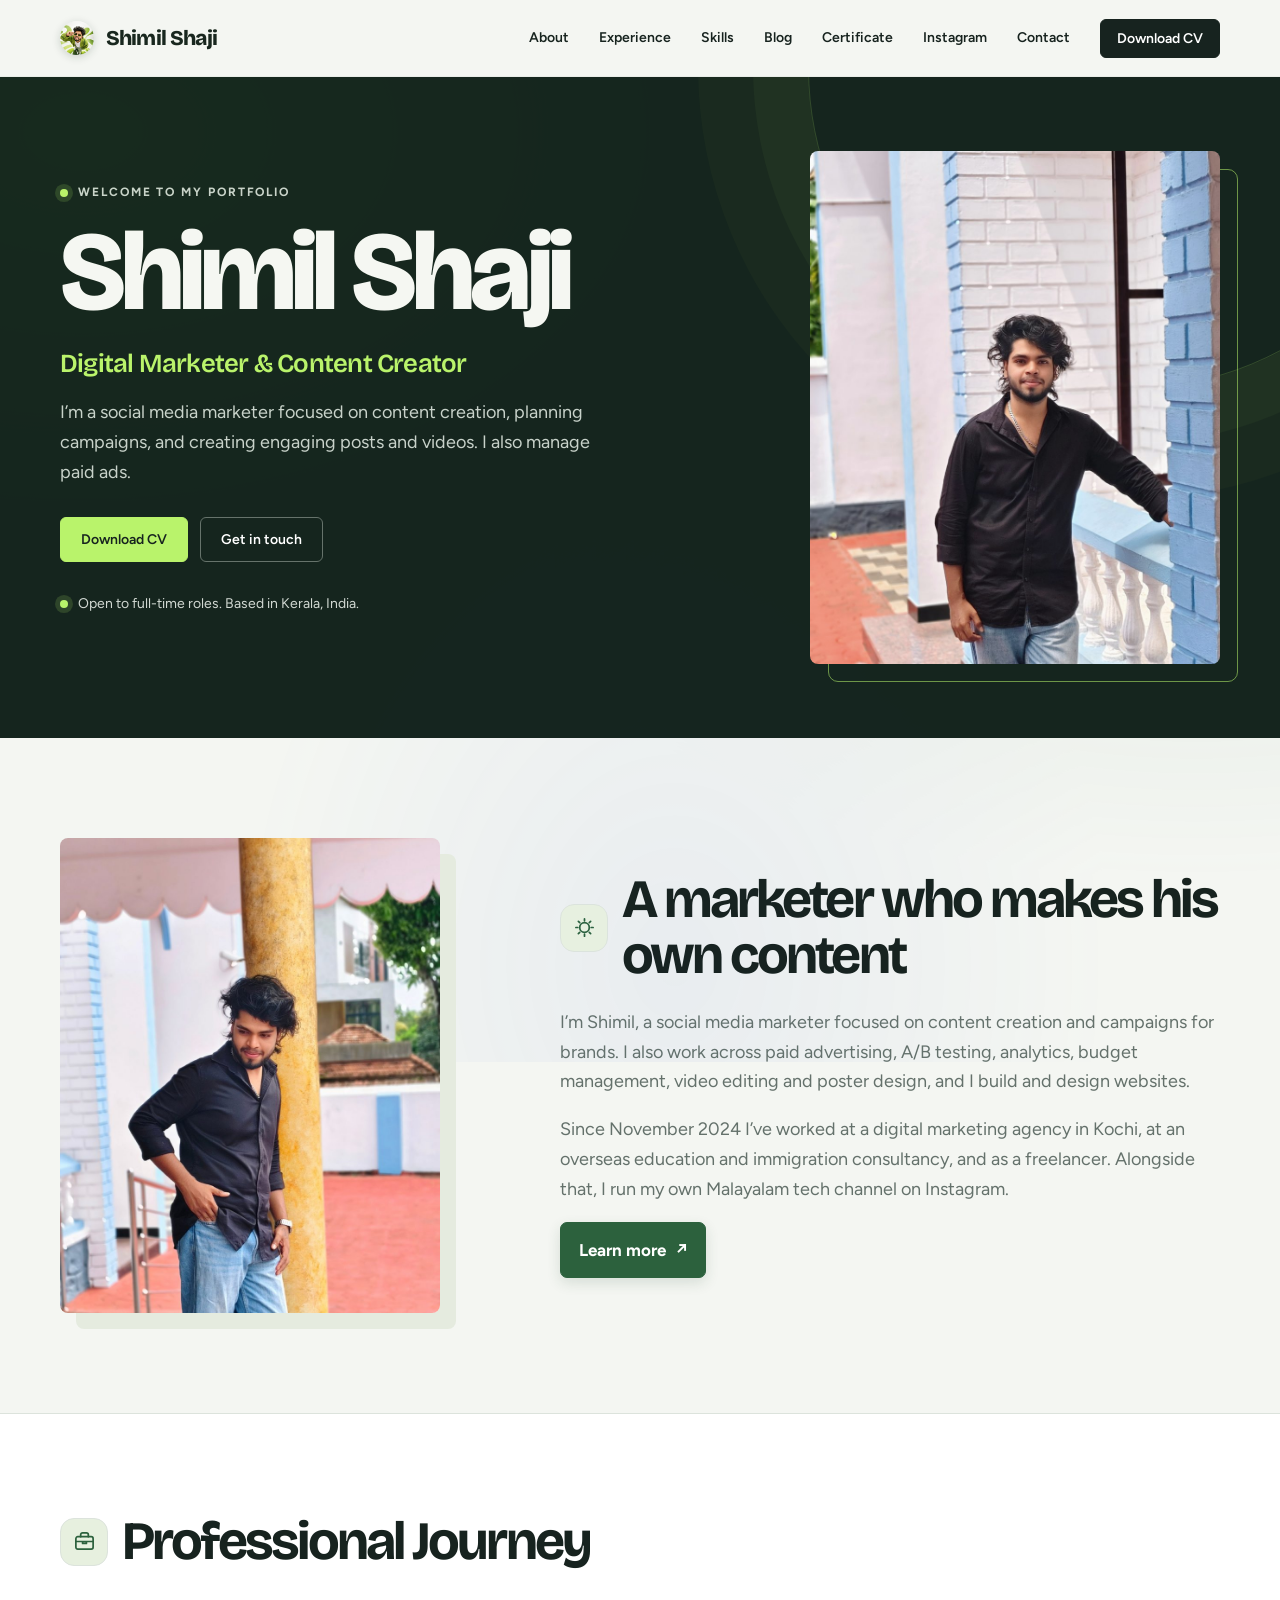
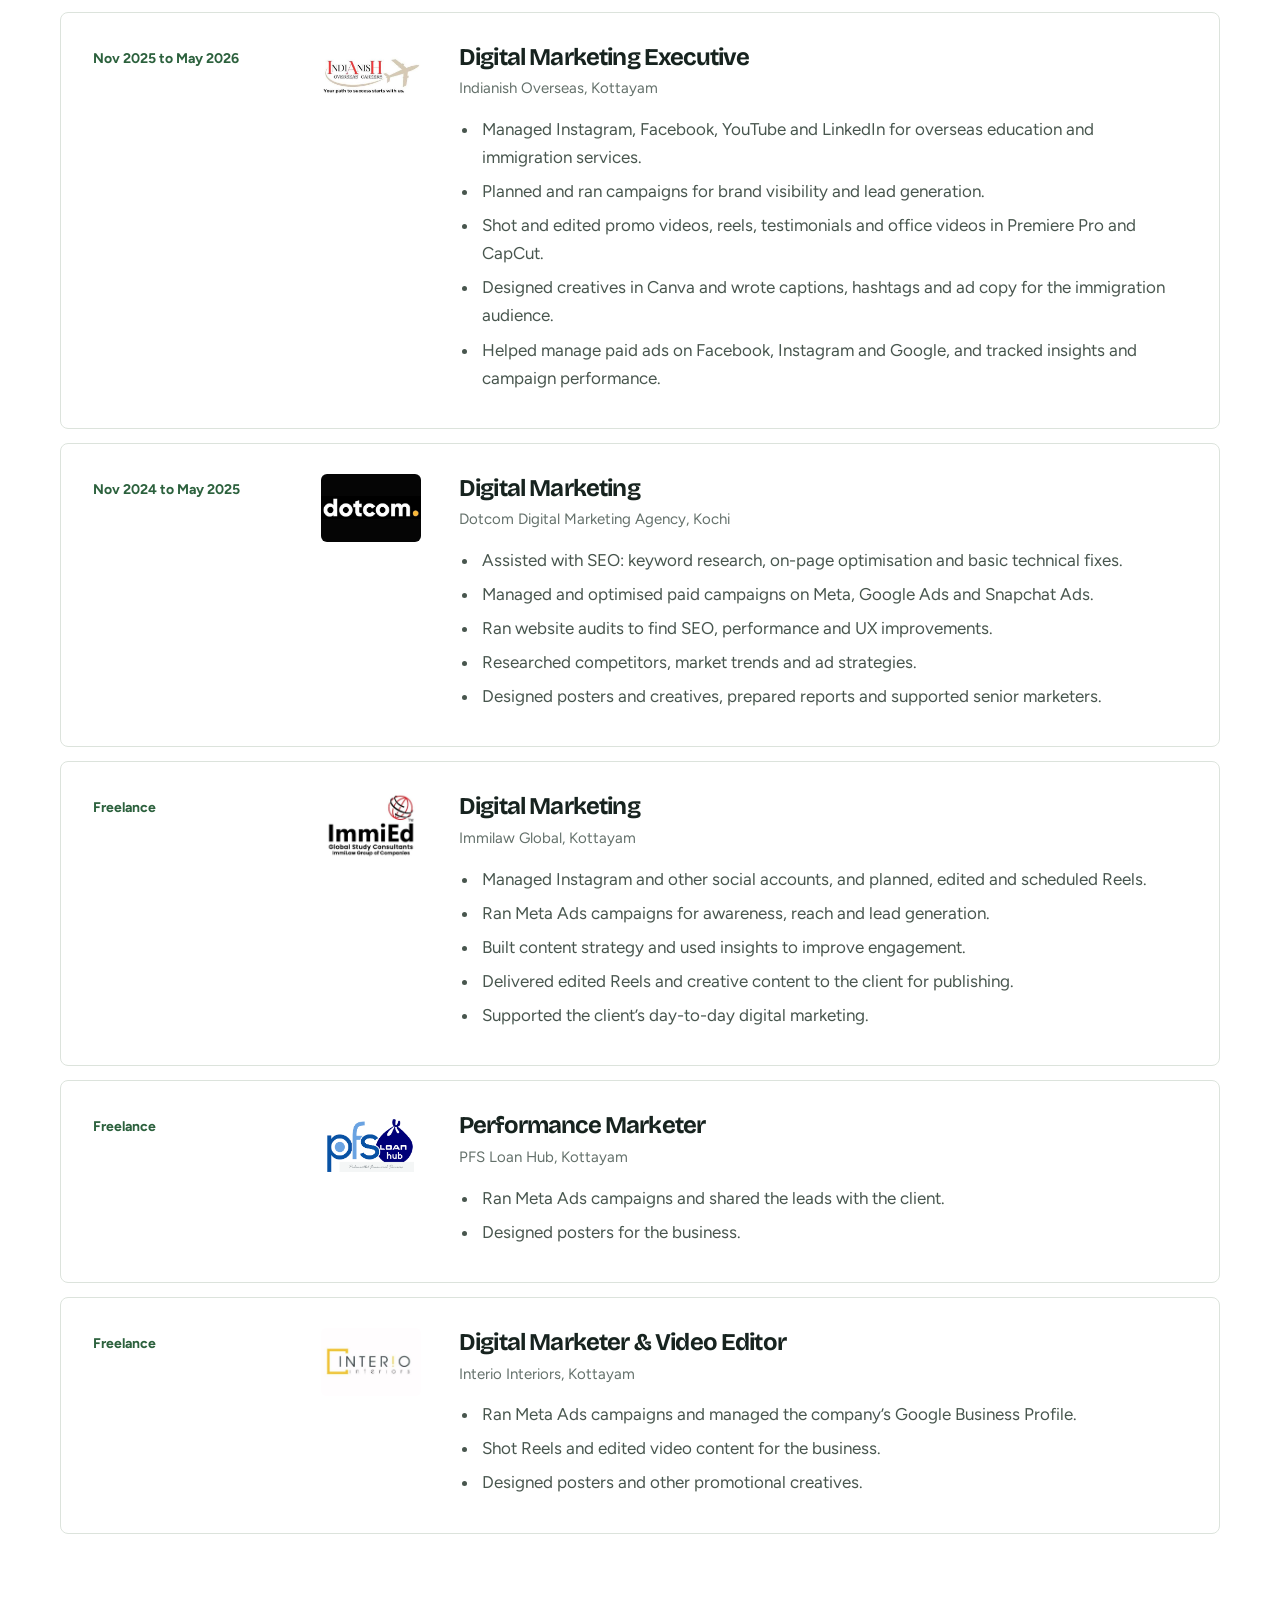
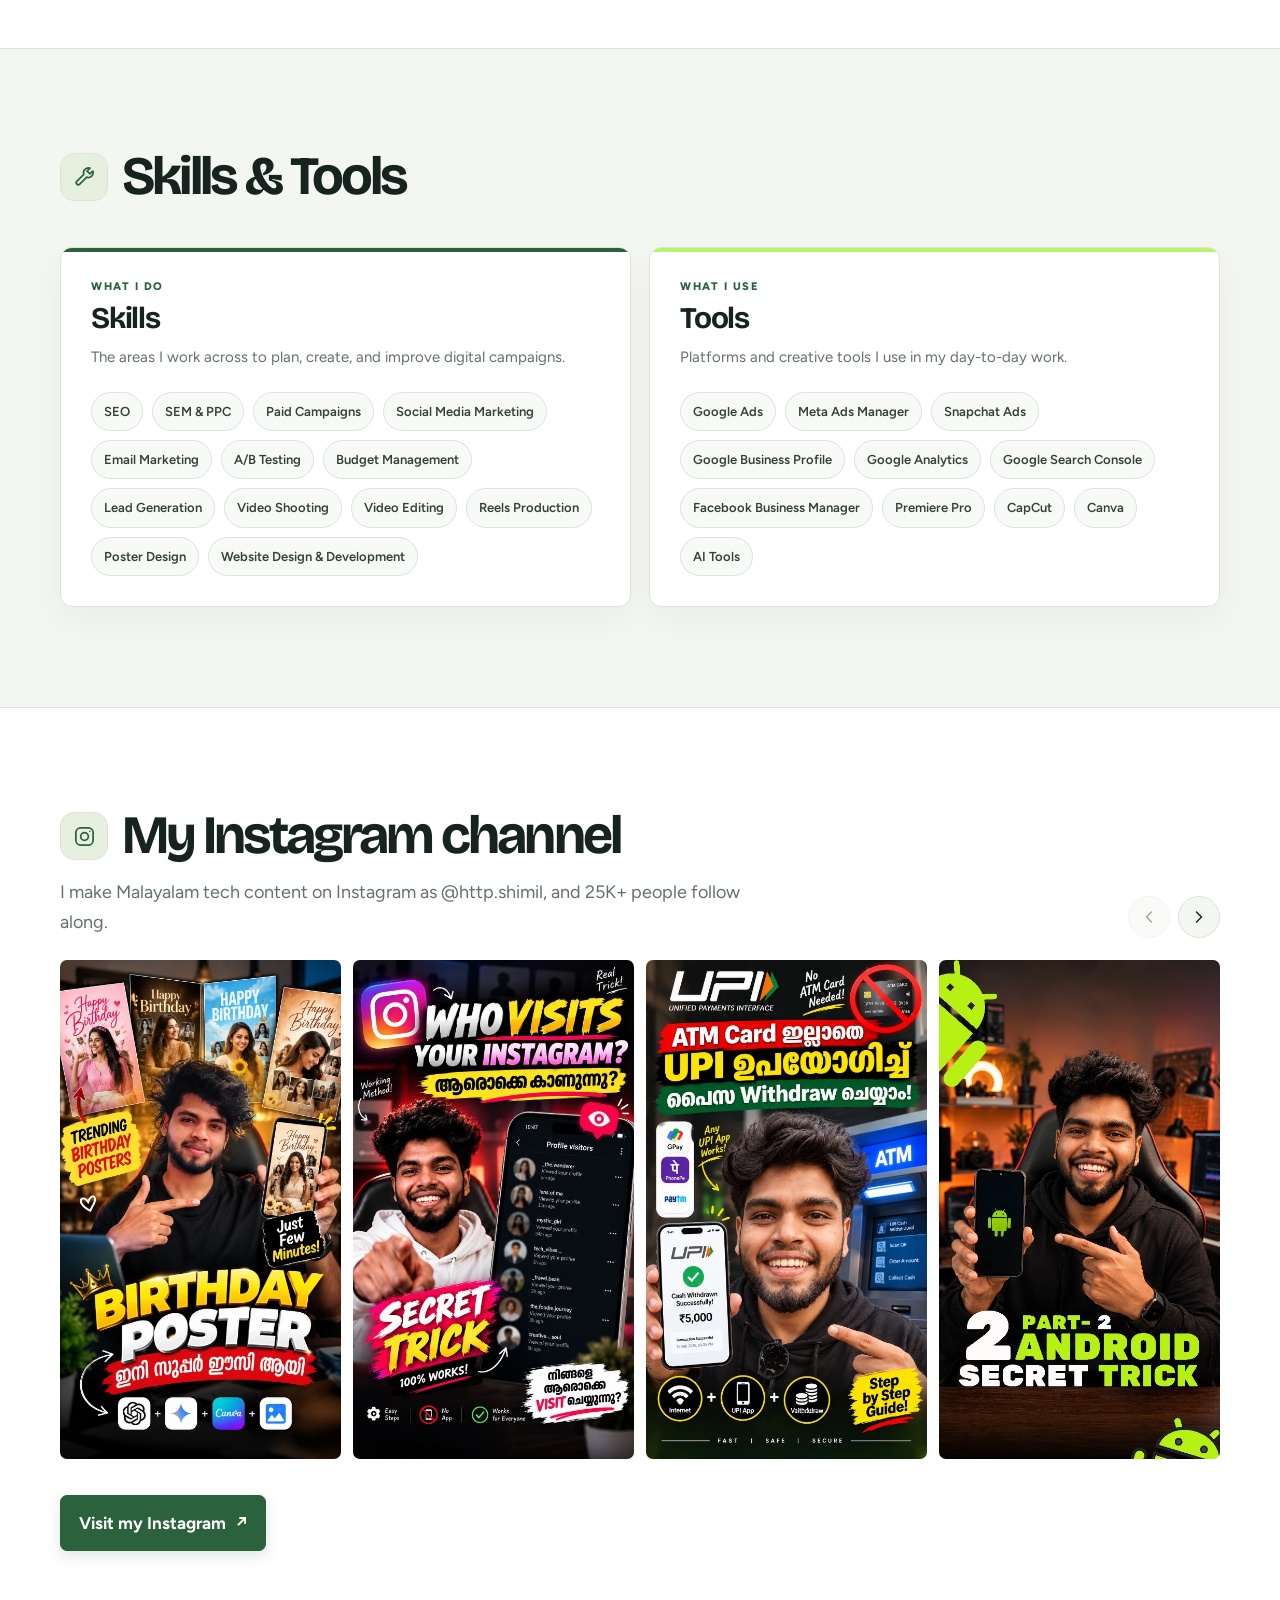
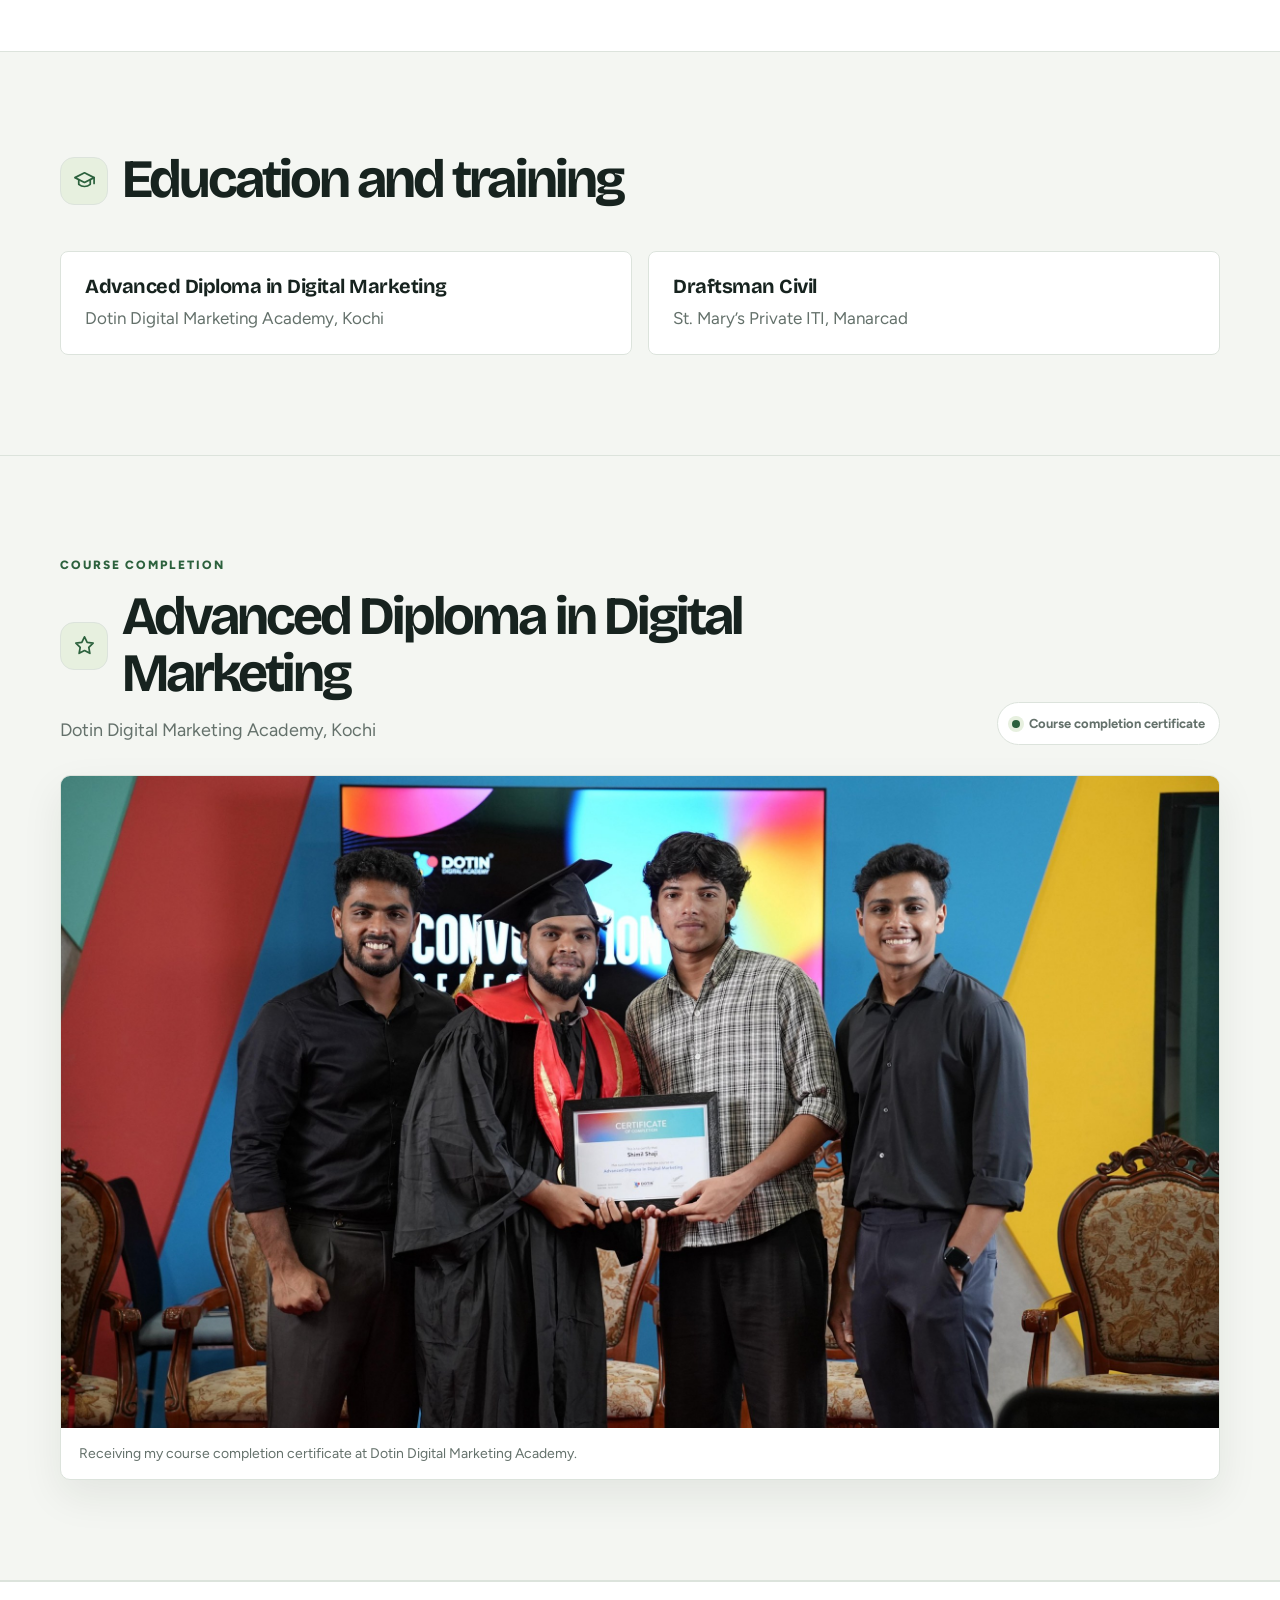
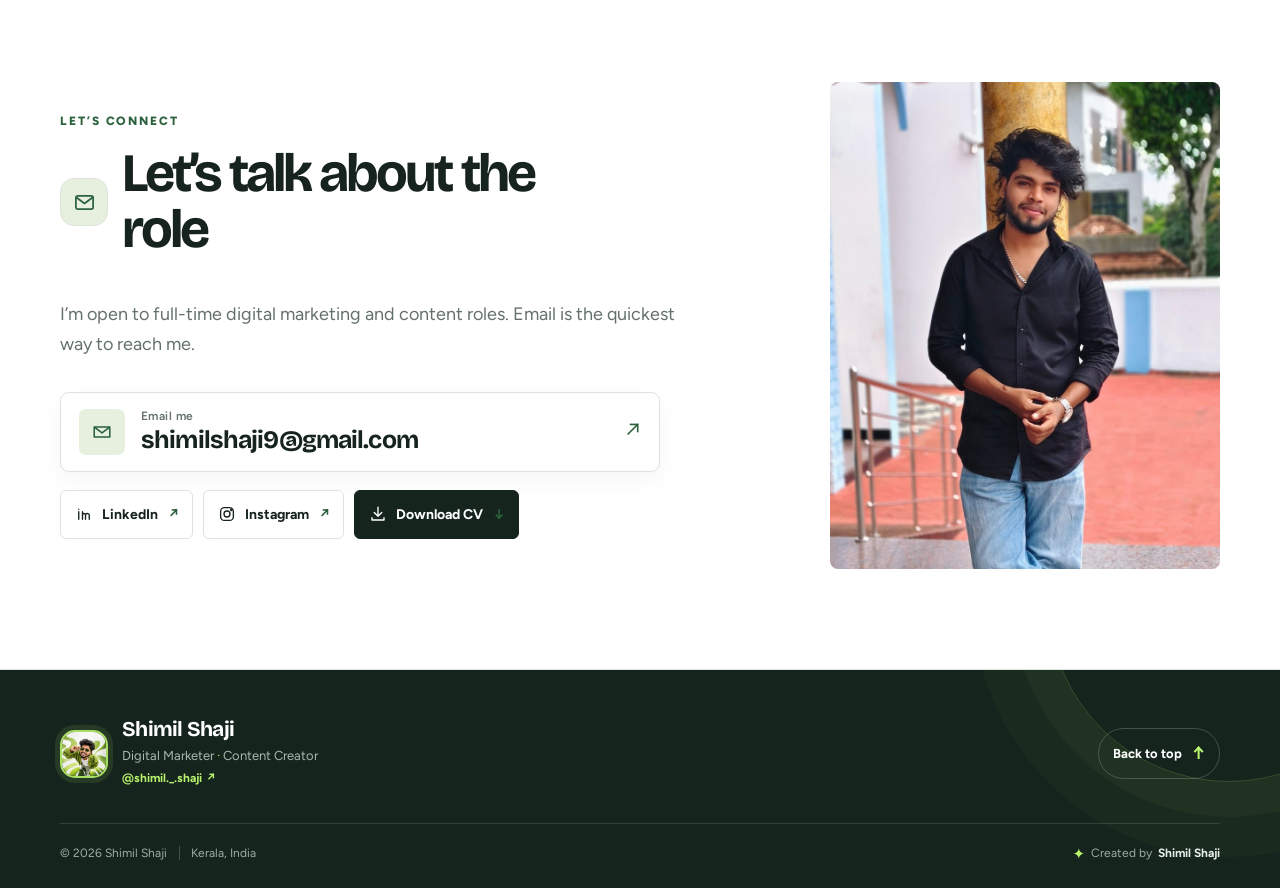
<file: index.html>
<!doctype html>
<html lang="en">
<head>
<meta charset="utf-8">
<meta name="viewport" content="width=device-width,initial-scale=1">
<title>Shimil Shaji | Digital Marketer & Content Creator</title>
<meta name="description" content="Shimil Shaji is a social media marketer in Kerala focused on social campaigns, content creation and paid ads.">
<meta property="og:type" content="website">
<meta property="og:title" content="Shimil Shaji | Digital Marketer & Content Creator">
<meta property="og:description" content="Social media marketing, content creation and paid ads. Explore my experience, skills and work.">
<meta property="og:image" content="assets/photo-hero.jpg">
<meta name="theme-color" content="#1c3fd8">
<link rel="icon" href="assets/download.svg" type="image/svg+xml">
<link rel="preconnect" href="https://fonts.googleapis.com">
<link rel="preconnect" href="https://fonts.gstatic.com" crossorigin>
<link href="https://fonts.googleapis.com/css2?family=Bricolage+Grotesque:opsz,wght@12..96,500;12..96,700;12..96,800&family=Figtree:wght@400;500;600&display=swap" rel="stylesheet">
<link rel="stylesheet" href="styles.css?v=59">
<script type="application/ld+json">{"@context":"https://schema.org","@type":"Person","name":"Shimil Shaji","jobTitle":"Digital Marketer and Content Creator","sameAs":["https://www.linkedin.com/in/shimil-shaji-57026b2a0","https://www.instagram.com/http.shimil/"]}</script>
<script src="script.js?v=14" defer></script>
</head>
<body>
<header class="top"><div class="w">
  <a class="brand" href="index.html#top"><img class="brand-logo" src="assets/reels/reel-6.jpg" alt="Shimil Shaji">Shimil Shaji</a>
  <button class="menu" type="button" aria-label="Open navigation menu" aria-expanded="false" aria-controls="nav"><svg class="menu-icon" viewBox="0 0 24 24" aria-hidden="true"><path class="menu-line menu-line-1" d="M4 6h16"/><path class="menu-line menu-line-2" d="M4 12h16"/><path class="menu-line menu-line-3" d="M4 18h16"/></svg></button>
  <nav id="nav" aria-label="Main">
    <a href="about.html">About</a><a href="#experience">Experience</a><a href="#skills">Skills</a><a href="blog.html">Blog</a><a href="#certificate">Certificate</a><a href="#instagram">Instagram</a><a href="#contact">Contact</a>
    <a class="btn" href="assets/Shimil-Shaji-CV.pdf" download>Download CV</a>
  </nav>
</div></header>
<main id="top">
<section class="hero"><div class="w">
  <div class="hero-t">
    <p class="welcome-tag"><span aria-hidden="true"></span>Welcome to my portfolio</p>
    <h1>Shimil Shaji</h1>
    <p class="role">Digital Marketer & Content Creator</p>
    <p class="lead">I’m a social media marketer focused on content creation, planning campaigns, and creating engaging posts and videos. I also manage paid ads.</p>
    <div class="acts"><a class="btn" href="assets/Shimil-Shaji-CV.pdf" download>Download CV</a><a class="btn ghost" href="#contact">Get in touch</a></div>
    <p class="status">Open to full-time roles. Based in Kerala, India.</p>
  </div>
  <div class="hero-p"><img src="assets/photo-hero.jpg" alt="Portrait of Shimil Shaji" width="880" height="1100"></div>
</div></section>

<section class="sec" id="about"><div class="w about">
  <img src="assets/photo-about.jpg" alt="Shimil Shaji standing by a pillar" width="880" height="1100" loading="lazy">
  <div>
    <h2 class="section-title"><span class="section-icon" aria-hidden="true"><svg viewBox="0 0 24 24"><path d="M12 3v2m0 14v2M3 12h2m14 0h2M5.6 5.6 7 7m10 10 1.4 1.4m0-12.8L17 7M7 17l-1.4 1.4"/><circle cx="12" cy="12" r="5"/></svg></span>A marketer who makes his own content</h2>
    <p>I’m Shimil, a social media marketer focused on content creation and campaigns for brands. I also work across paid advertising, A/B testing, analytics, budget management, video editing and poster design, and I build and design websites.</p>
    <p>Since November 2024 I’ve worked at a digital marketing agency in Kochi, at an overseas education and immigration consultancy, and as a freelancer. Alongside that, I run my own Malayalam tech channel on Instagram.</p>
    <a class="link" href="about.html">Learn more</a>
  </div>
</div></section>

<section class="sec white" id="experience"><div class="w">
  <h2 class="section-title"><span class="section-icon" aria-hidden="true"><svg viewBox="0 0 24 24"><rect x="3" y="7" width="18" height="13" rx="2"/><path d="M8 7V5a2 2 0 0 1 2-2h4a2 2 0 0 1 2 2v2M3 12h18m-11 0v2h4v-2"/></svg></span>Professional Journey</h2>
  <article class="job"><div class="when">Nov 2025 to May 2026</div><div class="company-logo"><img src="assets/logo-indianish.png" alt="Indianish Overseas logo"></div><div>
    <h3>Digital Marketing Executive</h3><p class="org">Indianish Overseas, Kottayam</p>
    <ul><li>Managed Instagram, Facebook, YouTube and LinkedIn for overseas education and immigration services.</li>
    <li>Planned and ran campaigns for brand visibility and lead generation.</li>
    <li>Shot and edited promo videos, reels, testimonials and office videos in Premiere Pro and CapCut.</li>
    <li>Designed creatives in Canva and wrote captions, hashtags and ad copy for the immigration audience.</li>
    <li>Helped manage paid ads on Facebook, Instagram and Google, and tracked insights and campaign performance.</li></ul></div></article>
  <article class="job"><div class="when">Nov 2024 to May 2025</div><div class="company-logo dark-logo"><img src="assets/logo-dotcom.png" alt="Dotcom logo"></div><div>
    <h3>Digital Marketing</h3><p class="org">Dotcom Digital Marketing Agency, Kochi</p>
    <ul><li>Assisted with SEO: keyword research, on-page optimisation and basic technical fixes.</li>
    <li>Managed and optimised paid campaigns on Meta, Google Ads and Snapchat Ads.</li>
    <li>Ran website audits to find SEO, performance and UX improvements.</li>
    <li>Researched competitors, market trends and ad strategies.</li>
    <li>Designed posters and creatives, prepared reports and supported senior marketers.</li></ul></div></article>
  <article class="job"><div class="when">Freelance</div><div class="company-logo"><img src="assets/logo-immied.png" alt="ImmiEd Global Study Consultants logo"></div><div>
    <h3>Digital Marketing</h3><p class="org">Immilaw Global, Kottayam</p>
    <ul><li>Managed Instagram and other social accounts, and planned, edited and scheduled Reels.</li>
    <li>Ran Meta Ads campaigns for awareness, reach and lead generation.</li>
    <li>Built content strategy and used insights to improve engagement.</li>
    <li>Delivered edited Reels and creative content to the client for publishing.</li>
    <li>Supported the client’s day-to-day digital marketing.</li></ul></div></article>
  <article class="job"><div class="when">Freelance</div><div class="company-logo pfs-logo"><img src="assets/logo-pfs.png" alt="PFS Loan Hub logo"></div><div>
    <h3>Performance Marketer</h3><p class="org">PFS Loan Hub, Kottayam</p>
    <ul><li>Ran Meta Ads campaigns and shared the leads with the client.</li>
    <li>Designed posters for the business.</li></ul></div></article>
  <article class="job"><div class="when">Freelance</div><div class="company-logo interio-logo"><img src="assets/logo-interio.jpg" alt="Interio Interiors logo"></div><div>
    <h3>Digital Marketer &amp; Video Editor</h3><p class="org">Interio Interiors, Kottayam</p>
    <ul><li>Ran Meta Ads campaigns and managed the company’s Google Business Profile.</li>
    <li>Shot Reels and edited video content for the business.</li>
    <li>Designed posters and other promotional creatives.</li></ul></div></article>
</div></section>

<section class="sec" id="skills"><div class="w">
  <h2 class="section-title"><span class="section-icon" aria-hidden="true"><svg viewBox="0 0 24 24"><path d="m14.7 6.3 3-3a5 5 0 0 0-6.4 6.4L4 17a2.1 2.1 0 0 0 3 3l7.3-7.3a5 5 0 0 0 6.4-6.4l-3 3-3-3Z"/></svg></span>Skills &amp; Tools</h2>
  <div class="skill-tool-grid">
    <article class="skill-tool-card"><p class="skill-tool-kicker">What I do</p><h3>Skills</h3><p class="skill-tool-intro">The areas I work across to plan, create, and improve digital campaigns.</p><div class="skill-pills"><span>SEO</span><span>SEM &amp; PPC</span><span>Paid Campaigns</span><span>Social Media Marketing</span><span>Email Marketing</span><span>A/B Testing</span><span>Budget Management</span><span>Lead Generation</span><span>Video Shooting</span><span>Video Editing</span><span>Reels Production</span><span>Poster Design</span><span>Website Design &amp; Development</span></div></article>
    <article class="skill-tool-card tools-card"><p class="skill-tool-kicker">What I use</p><h3>Tools</h3><p class="skill-tool-intro">Platforms and creative tools I use in my day-to-day work.</p><div class="skill-pills"><span>Google Ads</span><span>Meta Ads Manager</span><span>Snapchat Ads</span><span>Google Business Profile</span><span>Google Analytics</span><span>Google Search Console</span><span>Facebook Business Manager</span><span>Premiere Pro</span><span>CapCut</span><span>Canva</span><span>AI Tools</span></div></article>
  </div>
</div></section>

<section class="sec white" id="instagram"><div class="w">
  <div class="reel-heading"><div><h2 class="section-title"><span class="section-icon" aria-hidden="true"><svg viewBox="0 0 24 24"><rect x="3" y="3" width="18" height="18" rx="5"/><circle cx="12" cy="12" r="4"/><circle cx="17.5" cy="6.5" r=".8" class="icon-dot"/></svg></span>My Instagram channel</h2><p class="lede">I make Malayalam tech content on Instagram as @http.shimil, and 25K+ people follow along.</p></div><div class="reel-controls" aria-label="Reel navigation"><button class="reel-control" type="button" data-reel-prev aria-label="Previous reels" disabled><svg viewBox="0 0 24 24" aria-hidden="true"><path d="m15 18-6-6 6-6"/></svg></button><button class="reel-control" type="button" data-reel-next aria-label="Next reels"><svg viewBox="0 0 24 24" aria-hidden="true"><path d="m9 18 6-6-6-6"/></svg></button></div></div>
  <div class="reels"><a class="reel" href="https://www.instagram.com/http.shimil/reel/De9NVTpOJ2B/" target="_blank" rel="noopener noreferrer" aria-label="Open Instagram Reel 1">Reel 1<img src="assets/reels/reel-1.jpg" alt="Reel 1 thumbnail" onerror="this.remove()"></a><a class="reel" href="https://www.instagram.com/http.shimil/reel/DdYyNXgKO7B/" target="_blank" rel="noopener noreferrer" aria-label="Open Instagram Reel 2">Reel 2<img src="assets/reels/reel-2.jpg" alt="Reel 2 thumbnail" onerror="this.remove()"></a><a class="reel" href="https://www.instagram.com/http.shimil/reel/DdT0XqCKHN4/" target="_blank" rel="noopener noreferrer" aria-label="Open Instagram Reel 3">Reel 3<img src="assets/reels/reel-3.jpg" alt="Reel 3 thumbnail" onerror="this.remove()"></a><a class="reel" href="https://www.instagram.com/http.shimil/reel/DcqbjtPqa-3/" target="_blank" rel="noopener noreferrer" aria-label="Open Instagram Reel 4">Reel 4<img src="assets/reels/reel-4.jpg" alt="Reel 4 thumbnail" onerror="this.remove()"></a><a class="reel" href="https://www.instagram.com/http.shimil/reel/DbicAqzqLcC/" target="_blank" rel="noopener noreferrer" aria-label="Open Instagram Reel 5">Reel 5<img src="assets/reels/reel-5.jpg" alt="Reel 5 thumbnail" onerror="this.remove()"></a><a class="reel" href="https://www.instagram.com/http.shimil/" target="_blank" rel="noopener noreferrer" aria-label="Visit my Instagram page">Visit my Instagram<img src="assets/reels/reel-6.jpg" alt="Instagram profile photo" onerror="this.remove()"></a></div>
  <a class="link" href="https://www.instagram.com/http.shimil/" target="_blank" rel="noopener noreferrer">Visit my Instagram</a>
</div></section>

<section class="sec" id="education"><div class="w">
  <h2 class="section-title"><span class="section-icon" aria-hidden="true"><svg viewBox="0 0 24 24"><path d="m2 9 10-5 10 5-10 5L2 9Z"/><path d="M6 11v5c3.5 3 8.5 3 12 0v-5M22 9v6"/></svg></span>Education and training</h2>
  <div class="edu">
    <div><h3>Advanced Diploma in Digital Marketing</h3><p>Dotin Digital Marketing Academy, Kochi</p></div>
    <div><h3>Draftsman Civil</h3><p>St. Mary’s Private ITI, Manarcad</p></div>
  </div>
</div></section>

<section class="sec cert-sec" id="certificate"><div class="w">
  <div class="cert-heading">
    <div><p class="contact-kicker">COURSE COMPLETION</p><h2 class="section-title"><span class="section-icon" aria-hidden="true"><svg viewBox="0 0 24 24"><path d="M12 3 14.8 8.7 21 9.6l-4.5 4.4 1.1 6.2L12 17.3l-5.6 2.9 1.1-6.2L3 9.6l6.2-.9L12 3Z"/></svg></span>Advanced Diploma in Digital Marketing</h2><p class="lede">Dotin Digital Marketing Academy, Kochi</p></div>
    <div class="cert-note"><span aria-hidden="true"></span>Course completion certificate</div>
  </div>
  <figure class="cert-photo"><img src="assets/dotin-certificate.jpg" alt="Shimil receiving his Advanced Diploma in Digital Marketing completion certificate at the Dotin graduation ceremony" loading="lazy" width="2400" height="1350"><figcaption>Receiving my course completion certificate at Dotin Digital Marketing Academy.</figcaption></figure>
</div></section>

<section class="sec white" id="contact"><div class="w contact">
  <div>
    <p class="contact-kicker">LET’S CONNECT</p>
    <h2 class="section-title"><span class="section-icon" aria-hidden="true"><svg viewBox="0 0 24 24"><rect x="3" y="5" width="18" height="14" rx="2"/><path d="m4 7 8 6 8-6"/></svg></span>Let’s talk about the role</h2>
    <p class="lede" style="margin-top:0">I’m open to full-time digital marketing and content roles. Email is the quickest way to reach me.</p>
    <a class="mail" href="mailto:shimilshaji9@gmail.com"><span class="mail-icon" aria-hidden="true"><svg viewBox="0 0 24 24"><path d="M3.5 6.5h17v11h-17z"/><path d="m4 7 8 6 8-6"/></svg></span><span class="mail-copy"><span class="mail-label">Email me</span><span class="mail-address">shimilshaji9@gmail.com</span></span><span class="mail-arrow" aria-hidden="true">↗</span></a>
    <div class="links">
      <a class="contact-link" href="https://www.linkedin.com/in/shimil-shaji-57026b2a0" target="_blank" rel="noopener noreferrer"><svg viewBox="0 0 24 24" aria-hidden="true"><path d="M5 9v10M5 5.5v.1M10 19v-5.4c0-2.9 4-3.2 4 0V19m0-5.4c0-2.9 5-3.1 5 0V19M10 9v10"/></svg>LinkedIn<span class="out-arrow">↗</span></a>
      <a class="contact-link" href="https://www.instagram.com/http.shimil/" target="_blank" rel="noopener noreferrer"><svg viewBox="0 0 24 24" aria-hidden="true"><rect x="3.5" y="3.5" width="17" height="17" rx="5"/><circle cx="12" cy="12" r="4"/><circle cx="17.7" cy="6.5" r=".8" class="icon-fill"/></svg>Instagram<span class="out-arrow">↗</span></a>
      <a class="contact-link cv-link" href="assets/Shimil-Shaji-CV.pdf" download><svg viewBox="0 0 24 24" aria-hidden="true"><path d="M12 3v12m-5-5 5 5 5-5M4 17v3h16v-3"/></svg>Download CV<span class="out-arrow">↓</span></a>
    </div>
  </div>
  <img src="assets/photo-contact.jpg" alt="Shimil Shaji smiling" width="880" height="1100" loading="lazy">
</div></section>
</main>
<footer class="site-footer"><div class="w footer-wrap">
  <div class="footer-top">
    <div class="footer-brand"><img class="footer-avatar" src="assets/reels/reel-6.jpg" alt="Shimil Shaji profile photo" loading="lazy" width="96" height="96"><div><strong>Shimil Shaji</strong><span>Digital Marketer <i>·</i> Content Creator</span><a class="footer-handle" href="https://www.instagram.com/shimil._.shaji/" target="_blank" rel="noopener noreferrer">@shimil._.shaji <span aria-hidden="true">↗</span></a></div></div>
    <a class="footer-top-link" href="#top">Back to top <span aria-hidden="true">↑</span></a>
  </div>
  <div class="footer-bottom"><span>© <span id="yr">2026</span> Shimil Shaji <span class="footer-place">Kerala, India</span></span><span class="footer-credit"><span class="footer-spark" aria-hidden="true">✦</span> Created by <strong>Shimil Shaji</strong></span></div>
</div></footer>
</body>
</html>
</file>
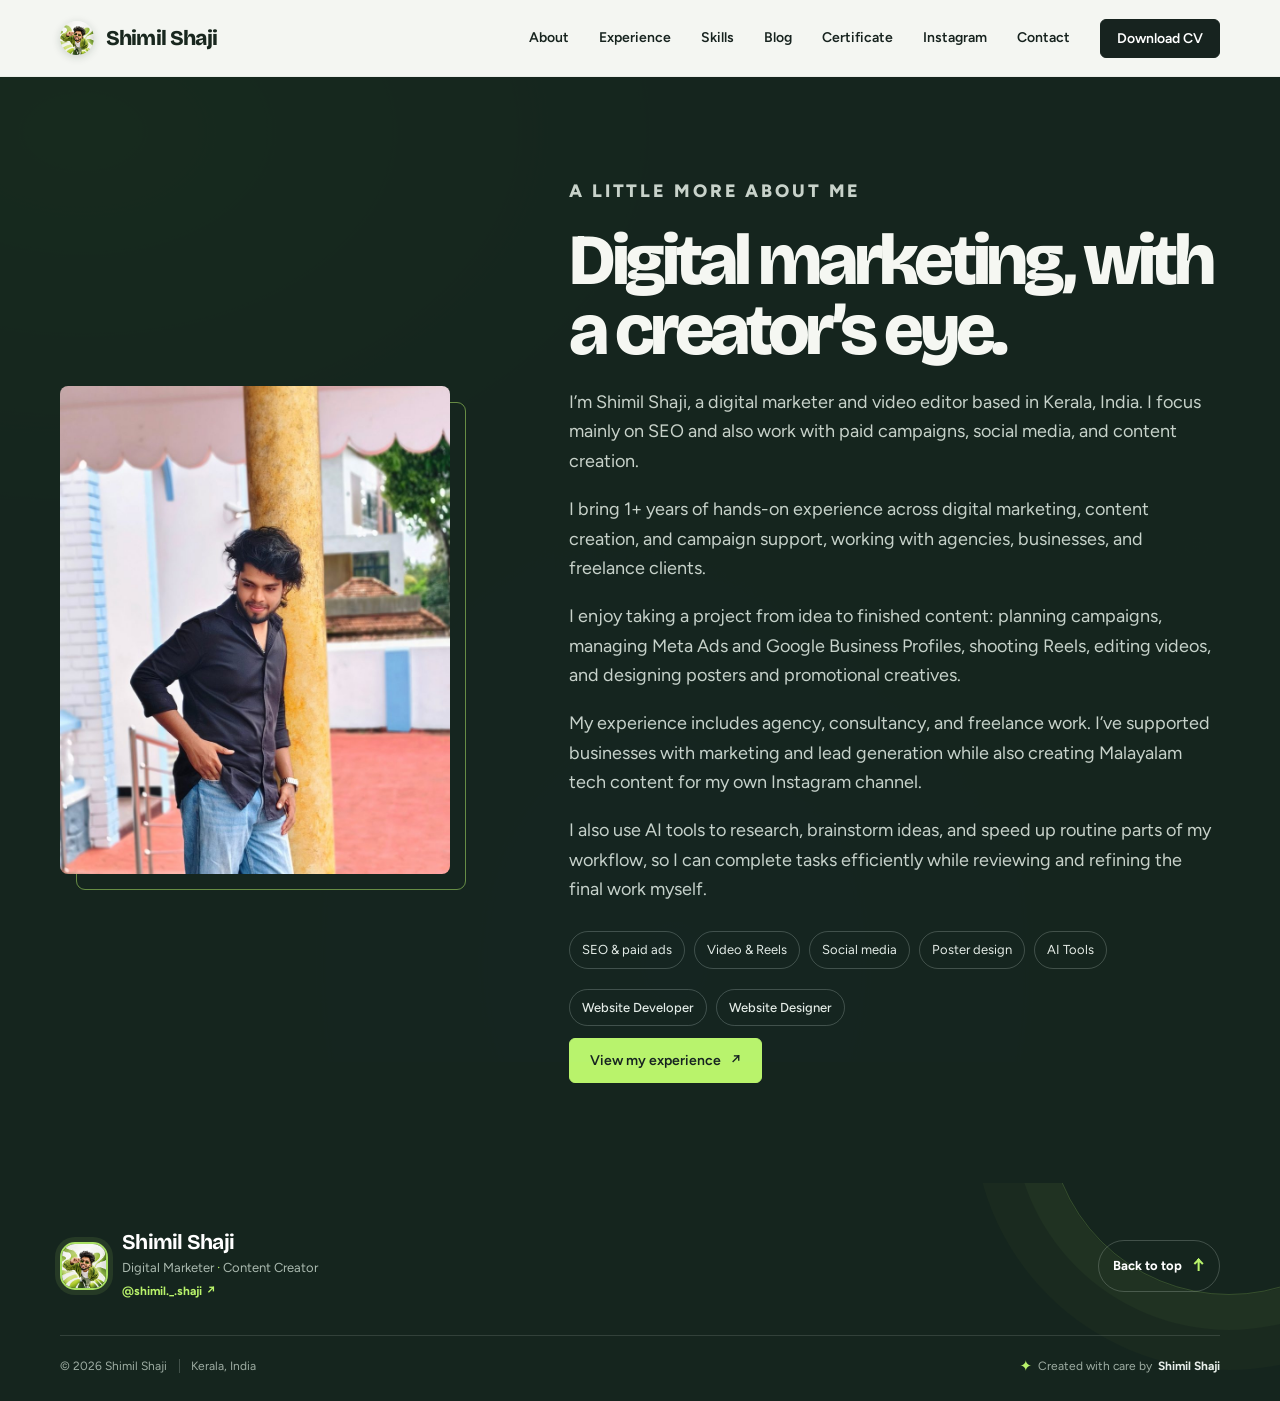
<file: about.html>
<!doctype html>
<html lang="en">
<head>
<meta charset="utf-8">
<meta name="viewport" content="width=device-width,initial-scale=1">
<title>About | Shimil Shaji</title>
<meta name="description" content="Learn more about Shimil Shaji, a digital marketer and video editor based in Kerala, India.">
<meta name="theme-color" content="#15251e">
<link rel="icon" href="assets/favicon.svg" type="image/svg+xml">
<link rel="preconnect" href="https://fonts.googleapis.com">
<link rel="preconnect" href="https://fonts.gstatic.com" crossorigin>
<link href="https://fonts.googleapis.com/css2?family=Bricolage+Grotesque:opsz,wght@12..96,500;12..96,700;12..96,800&family=Figtree:wght@400;500;600&display=swap" rel="stylesheet">
<link rel="stylesheet" href="styles.css?v=59">
<script src="script.js?v=14" defer></script>
</head>
<body>
<header class="top"><div class="w">
  <a class="brand" href="index.html#top"><img class="brand-logo" src="assets/reels/reel-6.jpg" alt="Shimil Shaji">Shimil Shaji</a>
  <button class="menu" type="button" aria-label="Open navigation menu" aria-expanded="false" aria-controls="nav"><svg class="menu-icon" viewBox="0 0 24 24" aria-hidden="true"><path class="menu-line menu-line-1" d="M4 6h16"/><path class="menu-line menu-line-2" d="M4 12h16"/><path class="menu-line menu-line-3" d="M4 18h16"/></svg></button>
  <nav id="nav" aria-label="Main">
    <a href="about.html" aria-current="page">About</a><a href="index.html#experience">Experience</a><a href="index.html#skills">Skills</a><a href="blog.html">Blog</a><a href="index.html#certificate">Certificate</a><a href="index.html#instagram">Instagram</a><a href="index.html#contact">Contact</a>
    <a class="btn" href="assets/Shimil-Shaji-CV.pdf" download>Download CV</a>
  </nav>
</div></header>
<main id="top">
<section class="sec about-page"><div class="w">
  <div class="about-page-photo"><img src="assets/photo-about.jpg" alt="Shimil Shaji standing by a pillar" width="880" height="1100"></div>
  <div class="about-page-copy">
    <p class="about-page-kicker">A little more about me</p>
    <h1 class="about-page-title">Digital marketing, with a creator’s eye.</h1>
    <p>I’m Shimil Shaji, a digital marketer and video editor based in Kerala, India. I focus mainly on SEO and also work with paid campaigns, social media, and content creation.</p>
    <p>I bring 1+ years of hands-on experience across digital marketing, content creation, and campaign support, working with agencies, businesses, and freelance clients.</p>
    <p>I enjoy taking a project from idea to finished content: planning campaigns, managing Meta Ads and Google Business Profiles, shooting Reels, editing videos, and designing posters and promotional creatives.</p>
    <p>My experience includes agency, consultancy, and freelance work. I’ve supported businesses with marketing and lead generation while also creating Malayalam tech content for my own Instagram channel.</p>
    <p>I also use AI tools to research, brainstorm ideas, and speed up routine parts of my workflow, so I can complete tasks efficiently while reviewing and refining the final work myself.</p>
    <div class="about-page-tags" aria-label="Focus areas"><span>SEO &amp; paid ads</span><span>Video &amp; Reels</span><span>Social media</span><span>Poster design</span><span>AI Tools</span></div>
    <div class="about-page-links"><span class="about-website-tag">Website Developer</span><span class="about-website-tag">Website Designer</span></div>
    <a class="btn" href="index.html#experience">View my experience <span aria-hidden="true">↗</span></a>
  </div>
</div></section>
</main>
<footer class="site-footer"><div class="w footer-wrap">
  <div class="footer-top"><div class="footer-brand"><img class="footer-avatar" src="assets/reels/reel-6.jpg" alt="Shimil Shaji profile photo" loading="lazy" width="96" height="96"><div><strong>Shimil Shaji</strong><span>Digital Marketer <i>·</i> Content Creator</span><a class="footer-handle" href="https://www.instagram.com/shimil._.shaji/" target="_blank" rel="noopener noreferrer">@shimil._.shaji <span aria-hidden="true">↗</span></a></div></div><a class="footer-top-link" href="#top">Back to top <span aria-hidden="true">↑</span></a></div>
  <div class="footer-bottom"><span>© <span id="yr">2026</span> Shimil Shaji <span class="footer-place">Kerala, India</span></span><span class="footer-credit"><span class="footer-spark" aria-hidden="true">✦</span> Created with care by <strong>Shimil Shaji</strong></span></div>
</div></footer>
</body>
</html>
</file>
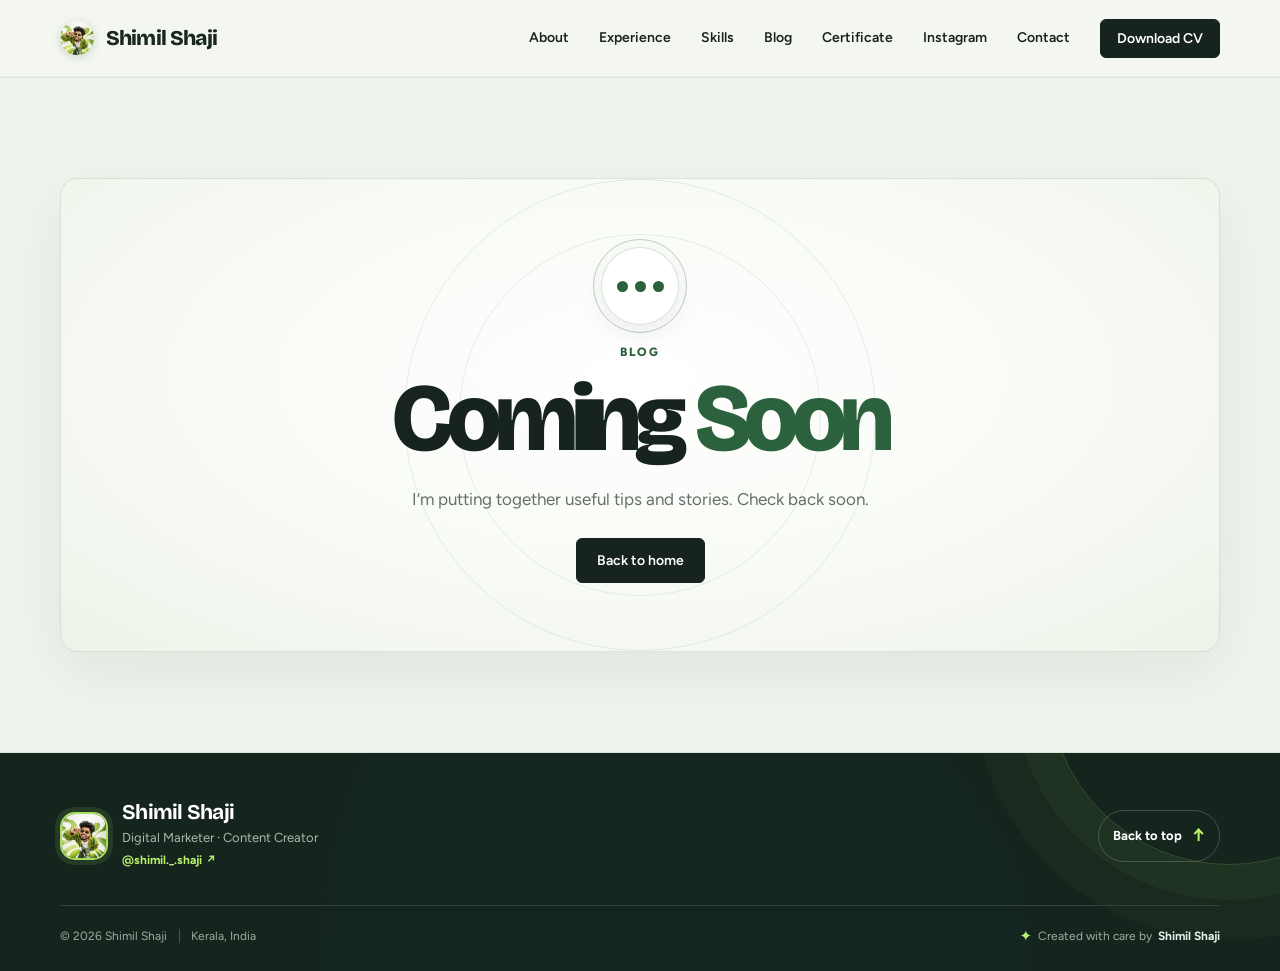
<file: blog.html>
<!doctype html>
<html lang="en">
<head>
<meta charset="utf-8">
<meta name="viewport" content="width=device-width,initial-scale=1">
<title>Blog | Shimil Shaji</title>
<meta name="description" content="Quick, practical Malayalam tech and creative tutorials by Shimil Shaji.">
<meta name="theme-color" content="#15251e">
<link rel="icon" href="assets/favicon.svg" type="image/svg+xml">
<link rel="preconnect" href="https://fonts.googleapis.com">
<link rel="preconnect" href="https://fonts.gstatic.com" crossorigin>
<link href="https://fonts.googleapis.com/css2?family=Bricolage+Grotesque:opsz,wght@12..96,500;12..96,700;12..96,800&family=Figtree:wght@400;500;600&display=swap" rel="stylesheet">
<link rel="stylesheet" href="styles.css?v=59">
<script src="script.js?v=14" defer></script>
</head>
<body>
<header class="top"><div class="w">
  <a class="brand" href="index.html#top"><img class="brand-logo" src="assets/reels/reel-6.jpg" alt="Shimil Shaji">Shimil Shaji</a>
  <button class="menu" type="button" aria-label="Open navigation menu" aria-expanded="false" aria-controls="nav"><svg class="menu-icon" viewBox="0 0 24 24" aria-hidden="true"><path class="menu-line menu-line-1" d="M4 6h16"/><path class="menu-line menu-line-2" d="M4 12h16"/><path class="menu-line menu-line-3" d="M4 18h16"/></svg></button>
  <nav id="nav" aria-label="Main">
    <a href="about.html">About</a><a href="index.html#experience">Experience</a><a href="index.html#skills">Skills</a><a href="blog.html" aria-current="page">Blog</a><a href="index.html#certificate">Certificate</a><a href="index.html#instagram">Instagram</a><a href="index.html#contact">Contact</a>
    <a class="btn" href="assets/Shimil-Shaji-CV.pdf" download>Download CV</a>
  </nav>
</div></header>
<main id="top">
<section class="sec blog-sec"><div class="w">
  <div class="coming-soon" aria-live="polite">
    <span class="coming-orbit" aria-hidden="true"><span></span><span></span><span></span></span>
    <p class="contact-kicker">BLOG</p>
    <h1 class="blog-title">Coming <span>Soon</span></h1>
    <p class="coming-copy">I’m putting together useful tips and stories. Check back soon.</p>
    <a class="btn coming-home" href="index.html">Back to home</a>
  </div>
</div></section>
</main>
<footer class="site-footer"><div class="w footer-wrap">
  <div class="footer-top"><div class="footer-brand"><img class="footer-avatar" src="assets/reels/reel-6.jpg" alt="Shimil Shaji profile photo" loading="lazy" width="96" height="96"><div><strong>Shimil Shaji</strong><span>Digital Marketer <i>·</i> Content Creator</span><a class="footer-handle" href="https://www.instagram.com/shimil._.shaji/" target="_blank" rel="noopener noreferrer">@shimil._.shaji <span aria-hidden="true">↗</span></a></div></div><a class="footer-top-link" href="#top">Back to top <span aria-hidden="true">↑</span></a></div>
  <div class="footer-bottom"><span>© <span id="yr">2026</span> Shimil Shaji <span class="footer-place">Kerala, India</span></span><span class="footer-credit"><span class="footer-spark" aria-hidden="true">✦</span> Created with care by <strong>Shimil Shaji</strong></span></div>
</div></footer>
</body>
</html>
</file>
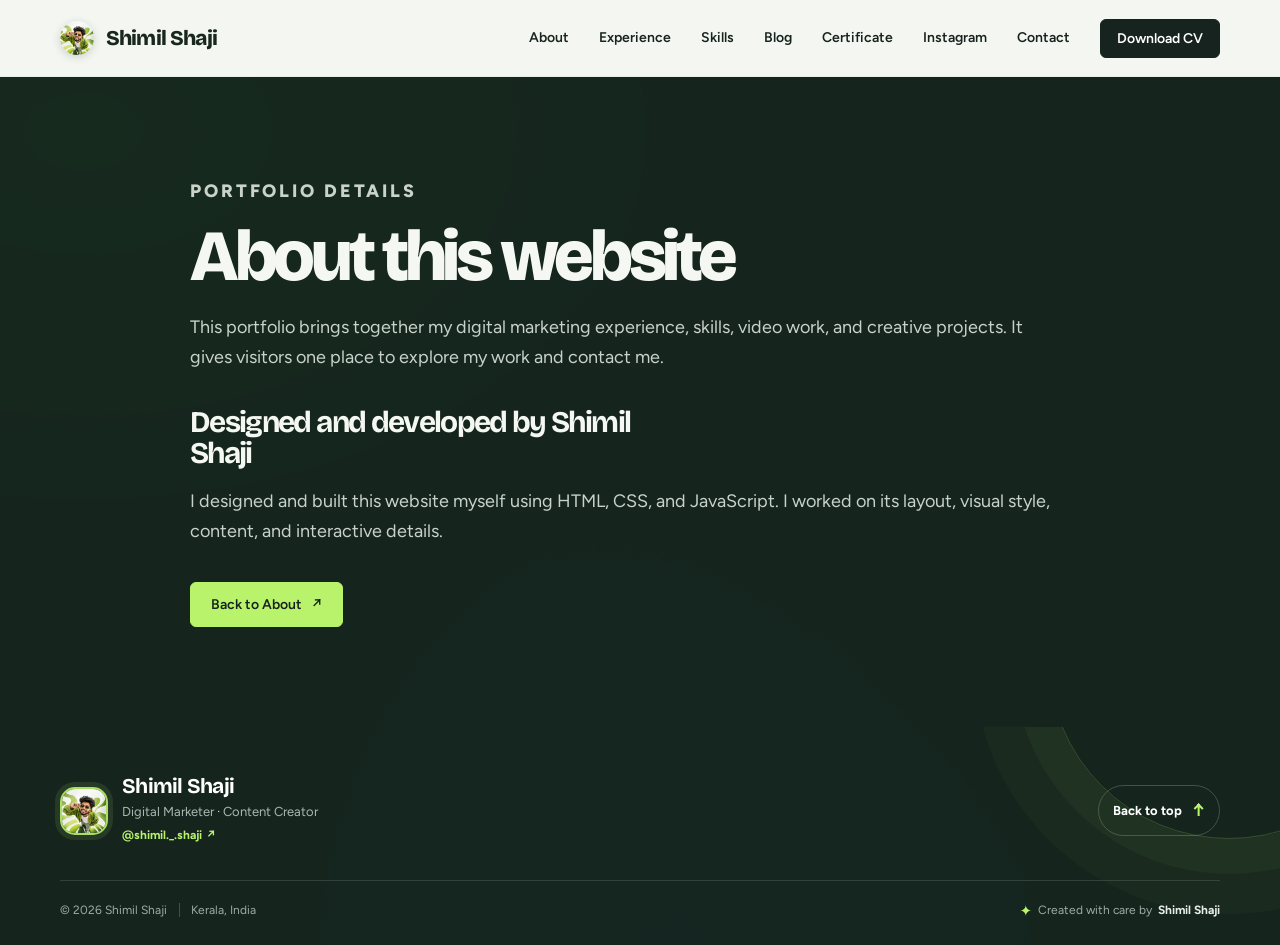
<file: website.html>
<!doctype html>
<html lang="en">
<head>
<meta charset="utf-8">
<meta name="viewport" content="width=device-width,initial-scale=1">
<title>About This Website | Shimil Shaji</title>
<meta name="description" content="Learn about Shimil Shaji's portfolio website and its developer.">
<meta name="theme-color" content="#15251e">
<link rel="icon" href="assets/favicon.svg" type="image/svg+xml">
<link rel="preconnect" href="https://fonts.googleapis.com">
<link rel="preconnect" href="https://fonts.gstatic.com" crossorigin>
<link href="https://fonts.googleapis.com/css2?family=Bricolage+Grotesque:opsz,wght@12..96,500;12..96,700;12..96,800&family=Figtree:wght@400;500;600&display=swap" rel="stylesheet">
<link rel="stylesheet" href="styles.css?v=59">
<script src="script.js?v=14" defer></script>
</head>
<body>
<header class="top"><div class="w">
  <a class="brand" href="index.html#top"><img class="brand-logo" src="assets/reels/reel-6.jpg" alt="Shimil Shaji">Shimil Shaji</a>
  <button class="menu" type="button" aria-label="Open navigation menu" aria-expanded="false" aria-controls="nav"><svg class="menu-icon" viewBox="0 0 24 24" aria-hidden="true"><path class="menu-line menu-line-1" d="M4 6h16"/><path class="menu-line menu-line-2" d="M4 12h16"/><path class="menu-line menu-line-3" d="M4 18h16"/></svg></button>
  <nav id="nav" aria-label="Main">
    <a href="about.html">About</a><a href="index.html#experience">Experience</a><a href="index.html#skills">Skills</a><a href="blog.html">Blog</a><a href="index.html#certificate">Certificate</a><a href="index.html#instagram">Instagram</a><a href="index.html#contact">Contact</a>
    <a class="btn" href="assets/Shimil-Shaji-CV.pdf" download>Download CV</a>
  </nav>
</div></header>
<main id="top">
<section class="sec website-page"><div class="w">
  <p class="about-page-kicker">Portfolio details</p>
  <h1>About this website</h1>
  <p>This portfolio brings together my digital marketing experience, skills, video work, and creative projects. It gives visitors one place to explore my work and contact me.</p>
  <h2>Designed and developed by Shimil Shaji</h2>
  <p>I designed and built this website myself using HTML, CSS, and JavaScript. I worked on its layout, visual style, content, and interactive details.</p>
  <a class="btn" href="about.html">Back to About <span aria-hidden="true">↗</span></a>
</div></section>
</main>
<footer class="site-footer"><div class="w footer-wrap">
  <div class="footer-top"><div class="footer-brand"><img class="footer-avatar" src="assets/reels/reel-6.jpg" alt="Shimil Shaji profile photo" loading="lazy" width="96" height="96"><div><strong>Shimil Shaji</strong><span>Digital Marketer <i>·</i> Content Creator</span><a class="footer-handle" href="https://www.instagram.com/shimil._.shaji/" target="_blank" rel="noopener noreferrer">@shimil._.shaji <span aria-hidden="true">↗</span></a></div></div><a class="footer-top-link" href="#top">Back to top <span aria-hidden="true">↑</span></a></div>
  <div class="footer-bottom"><span>© <span id="yr">2026</span> Shimil Shaji <span class="footer-place">Kerala, India</span></span><span class="footer-credit"><span class="footer-spark" aria-hidden="true">✦</span> Created with care by <strong>Shimil Shaji</strong></span></div>
</div></footer>
</body>
</html>
</file>
<file: styles.css>
:root{--paper:#f4f6f2;--white:#fff;--ink:#17231f;--muted:#64716b;--line:#dce3dc;--green:#b9f36b;--green-dark:#2c613d;--night:#15251e;--d:'Bricolage Grotesque',Arial,sans-serif;--b:'Figtree',system-ui,Arial,sans-serif}
*{box-sizing:border-box}
html{scroll-behavior:smooth;scroll-padding-top:84px}
body{position:relative;isolation:isolate;margin:0;background:var(--paper);color:var(--ink);font:17px/1.65 var(--b);-webkit-font-smoothing:antialiased}
body:before{position:fixed;inset:-18%;z-index:2;pointer-events:none;content:"";opacity:.13;mix-blend-mode:soft-light;background:radial-gradient(ellipse at 18% 24%,rgba(185,243,107,.72),transparent 31%),radial-gradient(ellipse at 82% 58%,rgba(87,140,116,.62),transparent 33%),radial-gradient(ellipse at 52% 92%,rgba(84,115,221,.52),transparent 34%);animation:ambientDrift 24s ease-in-out infinite alternate}
body>.top,body>main,body>.site-footer{position:relative;z-index:1}
@keyframes ambientDrift{0%{transform:translate3d(-2%,0,0) scale(1)}50%{transform:translate3d(1.5%,-1%,0) scale(1.04)}100%{transform:translate3d(2%,1.5%,0) scale(1.02)}}
img{display:block;max-width:100%;height:auto}
a{color:inherit}
.w{width:min(1160px,calc(100% - 48px));margin-inline:auto}
.top{position:sticky;top:0;z-index:10;background:var(--paper);backdrop-filter:blur(14px);border-bottom:1px solid rgba(220,227,220,.45)}
.top .w{display:flex;align-items:center;justify-content:space-between;min-height:76px}
.brand{font:800 21px/1 var(--d);letter-spacing:-.04em;text-decoration:none;display:flex;align-items:center;gap:10px}
.brand:before{display:none}.brand-logo{display:block;width:34px;height:34px;flex:none;margin-right:2px;border:0;border-radius:50%;object-fit:cover;object-position:center 28%;box-shadow:0 2px 8px rgba(23,35,31,.18)}
.top nav{display:flex;align-items:center;gap:30px;font-size:14px;font-weight:600}
.top nav a:not(.btn){position:relative;text-decoration:none;transition:color .22s ease,transform .22s ease}.top nav a:not(.btn):after{position:absolute;left:0;right:0;bottom:-7px;height:2px;border-radius:2px;background:var(--green-dark);content:"";transform:scaleX(0);transform-origin:left;transition:transform .24s cubic-bezier(.2,.7,.2,1)}.top nav a:not(.btn):hover,.top nav a:not(.btn):focus-visible{color:var(--green-dark);transform:translateY(-2px)}.top nav a:not(.btn):hover:after,.top nav a:not(.btn):focus-visible:after{transform:scaleX(1)}
.btn{display:inline-flex;align-items:center;justify-content:center;gap:10px;padding:13px 20px;border:1px solid var(--ink);border-radius:6px;background:var(--ink);color:#fff;text-decoration:none;font:600 14px var(--b);transition:transform .2s ease,background .2s ease,color .2s ease,border-color .2s ease}
.btn:hover{transform:translateY(-2px);background:var(--green);border-color:var(--green);color:var(--ink)}
.top .btn{padding:10px 16px}.menu{display:none}
.hero{position:relative;overflow:hidden;background:var(--night);color:#f5f7f2}
.hero:before{content:"";position:absolute;width:640px;height:640px;right:-170px;top:-330px;border:1px solid rgba(185,243,107,.18);border-radius:50%;box-shadow:0 0 0 55px rgba(185,243,107,.035),0 0 0 110px rgba(185,243,107,.025)}
.hero .w{position:relative;display:grid;grid-template-columns:1.1fr .75fr;gap:9%;align-items:center;min-height:620px;padding-block:74px}
.hero-t{padding:12px 0 28px}
.welcome-tag{display:flex;align-items:center;gap:10px;margin:0 0 18px;color:#c8d2ca;font-size:12px;font-weight:700;letter-spacing:.16em;text-transform:uppercase;animation:welcomeLoop 2.8s ease-in-out infinite}.welcome-tag span{width:8px;height:8px;flex:none;border-radius:50%;background:var(--green);box-shadow:0 0 0 5px rgba(185,243,107,.14);animation:welcomePulse 2s ease-in-out infinite}
.hero h1{font:800 clamp(62px,9vw,112px)/.92 var(--d);letter-spacing:-.045em;margin:0 0 24px;max-width:8.5ch}
.role{display:flex;align-items:center;gap:10px;font:600 clamp(20px,2.4vw,26px)/1.25 var(--d);letter-spacing:-.03em;margin:0 0 18px;color:var(--green)}
.lead{max-width:31em;margin:0 0 30px;color:#c8d2ca;font-size:18px}
.acts{display:flex;gap:12px;flex-wrap:wrap}.hero .btn{background:var(--green);border-color:var(--green);color:var(--ink)}.hero .btn:hover{background:#d2ff9c;border-color:#d2ff9c}.hero .btn.ghost{background:transparent;color:#fff;border-color:#66736b}.hero .btn.ghost:hover{background:#fff;border-color:#fff;color:var(--ink)}
.status{display:flex;align-items:center;gap:10px;margin:30px 0 0;color:#d2d9d3;font-size:14px}.status:before{content:"";width:8px;height:8px;border-radius:50%;background:var(--green);box-shadow:0 0 0 5px rgba(185,243,107,.15);flex:none}
.hero-p{position:relative;max-width:410px;justify-self:end;width:100%}.hero-p:before{content:"";position:absolute;inset:18px -18px -18px 18px;border:1px solid rgba(185,243,107,.55);border-radius:10px}
.hero-p img{position:relative;width:100%;aspect-ratio:4/5;object-fit:cover;border-radius:8px;filter:saturate(.84);transition:transform .45s cubic-bezier(.2,.7,.2,1),filter .45s ease}.hero-p:hover img{transform:scale(1.035);filter:saturate(1)}
.sec{padding:100px 0}.white{background:var(--white);border-block:1px solid var(--line)}
h2{font:700 clamp(34px,4.4vw,54px)/1.04 var(--d);letter-spacing:-.055em;margin:0 0 42px;max-width:15em}
.section-title{display:flex;align-items:center;gap:14px;max-width:none}.section-icon{display:grid;place-items:center;flex:none;width:48px;height:48px;border:1px solid var(--line);border-radius:14px;background:#e7f0df;color:var(--green-dark);transition:transform .28s ease,background .28s ease,color .28s ease,box-shadow .28s ease}.section-icon svg{width:23px;height:23px;fill:none;stroke:currentColor;stroke-width:1.8;stroke-linecap:round;stroke-linejoin:round;transition:transform .28s ease}.section-icon .icon-dot{fill:currentColor;stroke:none}.section-title:hover .section-icon{transform:translateY(-3px) rotate(-5deg);background:var(--green);box-shadow:0 7px 16px rgba(44,97,61,.16)}.section-title:hover .section-icon svg{transform:scale(1.08)}
.about{display:grid;grid-template-columns:.75fr 1.25fr;gap:9%;align-items:center}
.about img,.contact img{width:100%;aspect-ratio:4/5;object-fit:cover;border-radius:8px;transition:transform .45s cubic-bezier(.2,.7,.2,1),filter .45s ease}
.about img:hover,.contact img:hover{transform:scale(1.035);filter:saturate(1.08)}
.about img{max-width:380px;box-shadow:16px 16px 0 #e5ebdf}
.about h2{margin-bottom:24px}.about p{max-width:40em;margin:0 0 18px;color:var(--muted);font-size:18px}
.job{display:grid;grid-template-columns:200px 110px 1fr;gap:28px;padding:30px 32px;margin:14px 0;border:1px solid var(--line);border-radius:8px;background:var(--white);transition:transform .2s ease,border-color .2s ease,box-shadow .2s ease}
.job:hover{transform:translateY(-3px);border-color:#b9c9b8;box-shadow:0 12px 30px rgba(23,35,31,.06)}
.when{font-size:14px;font-weight:700;color:var(--green-dark);padding-top:4px}
.company-logo{display:flex;align-items:center;justify-content:center;width:100px;height:68px;overflow:hidden;border-radius:6px;background:#fff}
.company-logo img{display:block;width:100%;height:100%;object-fit:contain;transition:transform .3s ease}.job:hover .company-logo img{transform:scale(1.07)}
.company-logo.dark-logo{background:#050505}
.company-logo.pfs-logo{background:#fff;color:var(--green);font:800 24px/1 var(--d);letter-spacing:.06em}
.company-logo.interio-logo{background:#fff}
.company-logo.interio-logo img{object-fit:cover}
.job h3{font:700 24px/1.2 var(--d);margin:0;letter-spacing:-.035em}.org{margin:5px 0 14px;color:var(--muted);font-size:15px}
.job ul{margin:0;padding-left:1.15em;max-width:48em;color:#48564e}.job li{margin:6px 0;padding-left:3px}
.cols{display:grid;grid-template-columns:repeat(3,1fr);gap:18px}
.cols>div{padding:28px 26px;background:var(--white);border:1px solid var(--line);border-radius:8px}
.cols h3{font:700 20px/1.2 var(--d);margin:0 0 14px;padding-bottom:16px;border-bottom:1px solid var(--line);letter-spacing:-.02em}
.cols h3:after{content:"";display:block;width:32px;height:3px;margin-top:14px;background:var(--green-dark);border-radius:3px}
.cols ul{list-style:none;margin:0;padding:0}.cols li{padding:7px 0;color:var(--muted);font-size:15px}
.skill-tool-grid{display:grid;grid-template-columns:1fr 1fr;gap:18px}.skill-tool-card{position:relative;overflow:hidden;padding:30px;background:var(--white);border:1px solid var(--line);border-radius:12px;box-shadow:0 12px 32px rgba(23,35,31,.045)}.skill-tool-card:before{position:absolute;top:0;left:0;width:100%;height:4px;background:var(--green-dark);content:""}.tools-card:before{background:var(--green)}.skill-tool-kicker{margin:0 0 6px;color:var(--green-dark);font-size:11px;font-weight:800;letter-spacing:.14em;text-transform:uppercase}.skill-tool-card h3{margin:0;font:700 30px/1.1 var(--d);letter-spacing:-.04em}.skill-tool-intro{max-width:32em;margin:10px 0 22px;color:var(--muted);font-size:15px}.skill-pills{display:flex;flex-wrap:wrap;gap:9px}.skill-pills span{padding:8px 12px;border:1px solid var(--line);border-radius:999px;background:#f8faf7;color:#334139;font-size:13px;font-weight:600;transition:transform .2s ease,border-color .2s ease,background .2s ease}.skill-pills span:hover{transform:translateY(-2px);border-color:#a9c39a;background:#eff7e9}
.lede{max-width:40em;color:var(--muted);font-size:18px;margin:-18px 0 32px}
.reel-heading{display:flex;align-items:end;justify-content:space-between;gap:22px;width:100%;margin:0 0 22px}
.reel-heading h2{margin:0 0 14px}.reel-heading .lede{margin:0}
.reel-controls{display:flex;gap:8px;flex:none}
.reel-control{display:grid;place-items:center;width:42px;height:42px;border:1px solid var(--line);border-radius:50%;background:var(--paper);color:var(--ink);cursor:pointer;transition:transform .2s ease,background .2s ease,border-color .2s ease,opacity .2s ease}
.reel-control:hover:not(:disabled){transform:translateY(-2px);background:var(--green);border-color:var(--green)}
.reel-control:disabled{opacity:.4;cursor:not-allowed}
.reel-control svg{width:20px;height:20px;fill:none;stroke:currentColor;stroke-width:1.8;stroke-linecap:round;stroke-linejoin:round}
.reels{display:grid;grid-auto-flow:column;grid-auto-columns:calc((100% - 36px)/4);grid-template-columns:none;gap:12px;width:100%;overflow-x:auto;overscroll-behavior-x:contain;scroll-behavior:smooth;scroll-snap-type:x mandatory;scrollbar-width:thin;scrollbar-color:#aab9a7 transparent;padding:0 0 8px;margin:0 0 28px}
.reel{position:relative;aspect-ratio:9/16;overflow:hidden;border-radius:7px;background:linear-gradient(145deg,#e6ecdf,#d5e1d4);display:grid;place-items:center;color:#53675b;font-weight:700;font-size:14px;text-decoration:none;scroll-snap-align:start;transition:transform .2s ease}
.reel:hover{transform:translateY(-4px)}.reel img{position:absolute;inset:0;width:100%;height:100%;object-fit:cover;transition:transform .4s cubic-bezier(.2,.7,.2,1),filter .4s ease}.reel:hover img{transform:scale(1.045);filter:saturate(1.08)}
.link{display:inline-flex;align-items:center;gap:10px;padding:13px 18px;border:1px solid var(--green-dark);border-radius:7px;background:var(--green-dark);color:#fff;font-weight:700;text-decoration:none;box-shadow:0 5px 14px rgba(34,76,47,.14);transition:transform .22s ease,background .22s ease,border-color .22s ease,box-shadow .22s ease}.link::after{content:"↗";font-size:17px;line-height:1;transition:transform .22s ease}.link:hover{transform:translateY(-3px);background:var(--ink);border-color:var(--ink);color:#fff;box-shadow:0 9px 20px rgba(20,30,24,.2)}.link:hover::after{transform:translate(2px,-2px)}.link:focus-visible{outline:3px solid #a6c49e;outline-offset:3px}
.edu{display:grid;grid-template-columns:1fr 1fr;gap:16px}
.edu div{padding:22px 24px;border:1px solid var(--line);border-radius:8px;background:var(--white)}.edu h3{font:700 20px/1.2 var(--d);margin:0;letter-spacing:-.025em}.edu p{margin:6px 0 0;color:var(--muted)}
.cert-sec{background:var(--paper);border-block:1px solid var(--line)}
.cert-heading{display:flex;align-items:end;justify-content:space-between;gap:30px;margin-bottom:30px}
.cert-heading h2{max-width:13em;margin-bottom:14px}.cert-heading .lede{margin:0}
.cert-note{display:inline-flex;align-items:center;gap:9px;flex:none;padding:10px 14px;border:1px solid var(--line);border-radius:999px;background:var(--white);color:var(--muted);font-size:13px;font-weight:700}
.cert-note span{width:8px;height:8px;border-radius:50%;background:var(--green-dark);box-shadow:0 0 0 4px #e7f0df}
.cert-photo{margin:0;overflow:hidden;border:1px solid var(--line);border-radius:10px;background:var(--white);box-shadow:0 16px 40px rgba(23,35,31,.08)}
.cert-photo img{width:100%;aspect-ratio:16/9;object-fit:cover;transition:transform .5s cubic-bezier(.2,.7,.2,1),filter .5s ease}.cert-photo:hover img{transform:scale(1.025);filter:saturate(1.04)}
.cert-photo figcaption{padding:14px 18px;color:var(--muted);font-size:14px}
.contact{display:grid;grid-template-columns:1.2fr .8fr;gap:9%;align-items:center}.contact h2{max-width:10em}
.contact>div{animation:contactEntrance .65s cubic-bezier(.2,.7,.2,1) both}.contact>img{animation:contactEntrance .75s .12s cubic-bezier(.2,.7,.2,1) both}
.contact-kicker{margin:0 0 14px;color:var(--green-dark);font-size:12px;font-weight:800;letter-spacing:.16em}
.mail{display:flex;align-items:center;gap:16px;width:min(100%,600px);padding:16px 18px;margin:0 0 18px;border:1px solid var(--line);border-radius:9px;background:var(--white);color:var(--ink);text-decoration:none;box-shadow:0 8px 24px rgba(23,35,31,.04);transition:transform .25s ease,border-color .25s ease,box-shadow .25s ease}
.mail:hover{transform:translateY(-3px);border-color:#a5bd9d;box-shadow:0 14px 30px rgba(23,35,31,.09)}
.mail-icon{display:grid;place-items:center;flex:none;width:46px;height:46px;border-radius:7px;background:#e7f0df;color:var(--green-dark);transition:background .25s ease,transform .25s ease}
.mail-icon svg{width:22px;height:22px;fill:none;stroke:currentColor;stroke-width:1.7;stroke-linecap:round;stroke-linejoin:round}
.mail:hover .mail-icon{background:var(--green);transform:rotate(-6deg) scale(1.04)}
.mail-copy{display:grid;gap:2px;min-width:0}.mail-label{font:600 12px var(--b);letter-spacing:.04em;color:var(--muted)}
.mail-address{font:700 clamp(17px,2.3vw,25px)/1.2 var(--d);letter-spacing:-.035em;overflow-wrap:anywhere}
.mail-arrow{margin-left:auto;flex:none;font-size:22px;color:var(--green-dark);transition:transform .25s ease}.mail:hover .mail-arrow{transform:translate(3px,-3px)}
.links{display:flex;gap:10px;flex-wrap:wrap}.contact-link{display:inline-flex;align-items:center;gap:9px;padding:12px 14px;border:1px solid var(--line);border-radius:6px;background:var(--white);font-size:14px;font-weight:700;text-decoration:none;transition:transform .22s ease,border-color .22s ease,background .22s ease,color .22s ease,box-shadow .22s ease}
.contact-link:hover{transform:translateY(-3px);border-color:#b3c9a7;box-shadow:0 8px 18px rgba(23,35,31,.07)}
.contact-link svg{width:18px;height:18px;fill:none;stroke:currentColor;stroke-width:1.8;stroke-linecap:round;stroke-linejoin:round}
.contact-link:first-child svg path:nth-child(2){fill:currentColor;stroke:none}
.contact-link .out-arrow{margin-left:2px;color:var(--green-dark);transition:transform .22s ease}.contact-link:hover .out-arrow{transform:translate(2px,-2px)}
.contact-link.cv-link{background:var(--night);border-color:var(--night);color:#fff}.contact-link.cv-link:hover{background:var(--green);border-color:var(--green);color:var(--ink)}
.contact img{max-width:390px;justify-self:end}
@keyframes contactEntrance{from{opacity:0;transform:translateY(16px)}to{opacity:1;transform:translateY(0)}}
@keyframes welcomeLoop{0%,100%{opacity:.78;transform:translateY(0)}50%{opacity:1;transform:translateY(-3px)}}@keyframes welcomePulse{0%,100%{box-shadow:0 0 0 5px rgba(185,243,107,.14)}50%{box-shadow:0 0 0 9px rgba(185,243,107,.04)}}
.top{animation:headerIn .55s cubic-bezier(.2,.7,.2,1) both}@keyframes headerIn{from{opacity:0;transform:translateY(-10px)}to{opacity:1;transform:translateY(0)}}
.motion-ready .motion-reveal{opacity:0;transform:translateY(22px);transition:opacity .7s cubic-bezier(.2,.7,.2,1),transform .7s cubic-bezier(.2,.7,.2,1);transition-delay:var(--motion-delay,0ms)}.motion-ready .motion-reveal.is-visible{opacity:1;transform:translateY(0)}
.site-footer{position:relative;isolation:isolate;overflow:hidden;background:var(--night);color:#c8d2ca;padding:48px 0 22px;font-size:14px}.site-footer:before{content:"";position:absolute;z-index:-1;width:360px;height:360px;right:-130px;top:-250px;border:1px solid rgba(185,243,107,.2);border-radius:50%;box-shadow:0 0 0 35px rgba(185,243,107,.035),0 0 0 75px rgba(185,243,107,.025)}.footer-wrap{display:block}.footer-top,.footer-bottom{display:flex;align-items:center;justify-content:space-between;gap:20px}.footer-brand{display:flex;align-items:center;gap:14px}.footer-mark{display:grid;place-items:center;width:48px;height:48px;border-radius:15px;background:var(--green);color:var(--night);font:800 24px/1 var(--d);box-shadow:0 0 0 6px rgba(185,243,107,.1)}.footer-brand div{display:grid;gap:3px}.footer-brand strong{font:700 21px/1.1 var(--d);color:#fff;letter-spacing:-.035em}.footer-brand div>span{font-size:13px;color:#aab9af}.footer-brand i{font-style:normal;color:var(--green)}.footer-top-link{display:inline-flex;align-items:center;gap:10px;padding:10px 14px;border:1px solid rgba(200,210,202,.25);border-radius:999px;color:#fff;text-decoration:none;font-size:13px;font-weight:700;transition:transform .22s ease,border-color .22s ease,background .22s ease}.footer-top-link span{color:var(--green);font-size:18px;transition:transform .22s ease}.footer-top-link:hover{transform:translateY(-2px);border-color:var(--green);background:rgba(185,243,107,.08)}.footer-top-link:hover span{transform:translateY(-3px)}.footer-bottom{margin-top:34px;padding-top:18px;border-top:1px solid rgba(200,210,202,.16);font-size:12px;color:#9eada3}.footer-place{margin-left:9px;padding-left:11px;border-left:1px solid rgba(200,210,202,.25)}.footer-credit{display:inline-flex;align-items:center;gap:6px}.footer-credit strong{color:#e7eee9}.footer-spark{color:var(--green);font-size:15px}
:focus-visible{outline:3px solid #7aaa43;outline-offset:4px}
.footer-avatar{width:48px;height:48px;flex:none;object-fit:cover;object-position:center 35%;border:2px solid rgba(185,243,107,.9);border-radius:15px;box-shadow:0 0 0 5px rgba(185,243,107,.1);transition:transform .3s ease,box-shadow .3s ease}.footer-brand:hover .footer-avatar{transform:scale(1.06);box-shadow:0 0 0 7px rgba(185,243,107,.15)}
.footer-handle{display:inline-flex;align-items:center;gap:5px;width:max-content;color:var(--green);text-decoration:none;font-size:12px;font-weight:700;transition:color .2s ease}.footer-handle span{transition:transform .2s ease}.footer-handle:hover{color:#fff}.footer-handle:hover span{transform:translate(2px,-2px)}
@media(max-width:860px){
 .w{width:min(100% - 40px,680px)}.top .w{min-height:68px}.reels{grid-auto-columns:calc((100% - 24px)/3)}
 .brand{white-space:nowrap;font-size:19px}.top nav{gap:14px;font-size:13px}.top .btn{white-space:nowrap;padding:8px 10px;font-size:13px}
 .hero .w{grid-template-columns:1fr .7fr;gap:30px;min-height:unset;padding-block:60px}.hero h1{font-size:clamp(58px,10vw,86px)}.hero-p{align-self:center}
 .about{gap:40px}.sec{padding:76px 0}.job{grid-template-columns:150px 92px 1fr;gap:18px;padding:26px 22px}.company-logo{width:88px;height:62px}.cols{gap:12px}.cols>div{padding:24px 18px}.skill-tool-grid{gap:12px}.skill-tool-card{padding:24px 20px}
}
@media(max-width:620px){
 .w{width:calc(100% - 36px)}.top .w{min-height:64px}.brand{font-size:19px}.menu{display:block;background:var(--white);border:1px solid var(--line);border-radius:5px;padding:8px 12px;font:600 14px var(--b);color:var(--ink);cursor:pointer}.reels{grid-auto-columns:calc((100% - 8px)/2)}
 .top nav{display:none;position:absolute;top:64px;left:0;right:0;flex-direction:column;align-items:stretch;gap:0;padding:10px 18px 18px;background:var(--paper);border-bottom:1px solid var(--line);box-shadow:0 12px 20px rgba(23,35,31,.08)}.top nav.open{display:flex}.top nav a:not(.btn){padding:12px 0;border-bottom:1px solid var(--line)}.top nav .btn{margin-top:14px}
 .hero .w{grid-template-columns:1fr;gap:36px;padding-block:58px 42px}.hero-t{padding:0}.hero h1{font-size:clamp(64px,17vw,96px);max-width:7ch;margin-bottom:18px}.role{font-size:21px}.lead{font-size:16px}.hero-p{width:min(82%,370px);justify-self:center;margin:0 14px 14px auto}.hero:before{right:-300px;top:-340px}
 .sec{padding:64px 0}h2{margin-bottom:28px}.section-title{gap:11px}.section-icon{width:42px;height:42px;border-radius:12px}.section-icon svg{width:20px;height:20px}.about,.contact{grid-template-columns:1fr;gap:32px}.about img,.contact img{max-width:320px}.about img{order:2}.about>div{order:1}.about p,.lede{font-size:16px}.job{grid-template-columns:1fr;gap:12px;padding:22px 18px}.company-logo{width:105px;height:62px}.job h3{font-size:22px}.cols,.edu,.skill-tool-grid{grid-template-columns:1fr;gap:12px}.cols>div{padding:22px}.skill-tool-card{padding:24px 20px}.reel-heading{align-items:flex-start;gap:14px}.reel-control{width:38px;height:38px}.reels{gap:8px}.cert-heading{display:block}.cert-heading h2{margin-bottom:12px}.cert-note{margin-top:20px}.cert-photo figcaption{padding:12px 14px;font-size:13px}.contact img{justify-self:start}.contact .lede{margin-top:0!important}.mail{padding:14px;gap:12px}.mail-icon{width:42px;height:42px}.mail-address{font-size:clamp(17px,5vw,23px)}.links{gap:8px}.contact-link{padding:11px 12px;font-size:13px}.site-footer{padding-top:38px}.footer-top{align-items:flex-start}.footer-bottom{align-items:flex-start;flex-direction:column;gap:10px;margin-top:26px}.footer-mark{width:42px;height:42px;border-radius:13px}.footer-brand strong{font-size:19px}
}
@media(prefers-reduced-motion:reduce){html{scroll-behavior:auto}*,*:before,*:after{transition:none!important;animation:none!important;scroll-behavior:auto!important}.motion-ready .motion-reveal{opacity:1;transform:none}}
/* Gentle pointer feedback across the site */
@media (hover:hover) and (pointer:fine){
  :where(a,button,.job,.company-logo,.cols>div,.skill-tool-card,.skill-pills span,.reel,.edu>div,.cert-note,.cert-photo,.blog-card,.section-icon,.about-page-tags span,.about-website-tag,.footer-avatar){
    transition:all .22s ease;
  }
  :where(a,button,.job,.company-logo,.cols>div,.skill-tool-card,.skill-pills span,.reel,.edu>div,.cert-note,.cert-photo,.blog-card,.section-icon,.about-page-tags span,.about-website-tag,.footer-avatar):hover{
    scale:1.035;
  }
}
.blog-sec{background:#eef3eb;border-block:1px solid var(--line)}.blog-sec .contact-kicker{margin-bottom:10px}.blog-sec .section-title{margin-bottom:22px}.blog-title{font:700 clamp(38px,5vw,62px)/1.04 var(--d);letter-spacing:-.055em;max-width:none}.blog-lede{margin:0 0 30px}.blog-grid{display:grid;grid-template-columns:repeat(3,minmax(0,1fr));gap:18px}.blog-card{overflow:hidden;border:1px solid var(--line);border-radius:10px;background:var(--white);box-shadow:0 8px 24px rgba(23,35,31,.045);transition:transform .25s ease,box-shadow .25s ease}.blog-card:hover{transform:translateY(-5px);box-shadow:0 16px 32px rgba(23,35,31,.1)}.blog-cover{display:block;overflow:hidden;aspect-ratio:16/10;background:#dce5d8}.blog-cover img{width:100%;height:100%;object-fit:cover;transition:transform .4s ease}.blog-card:hover .blog-cover img{transform:scale(1.04)}.blog-copy{padding:21px 22px 23px}.blog-category{margin:0 0 9px;color:var(--green-dark);font-size:11px;font-weight:800;letter-spacing:.14em}.blog-copy h3{margin:0 0 9px;font:700 23px/1.16 var(--d);letter-spacing:-.035em}.blog-copy>p:not(.blog-category){margin:0 0 17px;color:var(--muted);font-size:15px;line-height:1.55}.blog-link{display:inline-flex;align-items:center;gap:8px;color:var(--green-dark);font-size:14px;font-weight:800;text-decoration:none}.blog-link span{transition:transform .2s ease}.blog-link:hover span{transform:translate(2px,-2px)}
@media(max-width:760px){.blog-grid{grid-template-columns:repeat(2,minmax(0,1fr))}}
@media(max-width:520px){.blog-grid{grid-template-columns:1fr}.blog-copy{padding:19px}.blog-cover{aspect-ratio:16/9}}
.about-page{background:var(--night);color:#f5f7f2}.about-page .w{display:grid;grid-template-columns:.78fr 1.22fr;gap:8%;align-items:center;min-height:64vh}.about-page-photo{position:relative;max-width:390px}.about-page-photo:after{position:absolute;inset:16px -16px -16px 16px;z-index:0;border:1px solid rgba(185,243,107,.5);border-radius:9px;content:""}.about-page-photo img{position:relative;z-index:1;width:100%;aspect-ratio:4/5;object-fit:cover;border-radius:8px}.about-page-copy{max-width:650px}.about-page-kicker{margin:0 0 14px;color:var(--green);font-size:12px;font-weight:800;letter-spacing:.16em;text-transform:uppercase}.about-page-title{margin:0 0 22px;font:800 clamp(42px,6vw,72px)/.98 var(--d);letter-spacing:-.06em}.about-page-copy p{margin:0 0 18px;color:#c8d2ca;font-size:18px}.about-page-tags{display:flex;flex-wrap:wrap;gap:9px;margin-top:26px}.about-page-tags span{padding:7px 12px;border:1px solid rgba(200,210,202,.25);border-radius:30px;color:#e4ebe5;font-size:13px}.about-page .btn{margin-top:12px;background:var(--green);border-color:var(--green);color:var(--ink)}.about-page .btn:hover{background:#d2ff9c;border-color:#d2ff9c}
@media(max-width:620px){.about-page .w{grid-template-columns:1fr;gap:38px;padding-block:48px}.about-page-photo{width:min(82%,370px);margin:0 18px 16px auto}.about-page-title{font-size:clamp(42px,13vw,62px)}.about-page-copy p{font-size:16px}}
.about-page-links{display:flex;flex-wrap:wrap;gap:9px;margin-top:20px}.about-website-tag{display:inline-flex;align-items:center;padding:7px 12px;border:1px solid rgba(200,210,202,.25);border-radius:999px;background:transparent;color:#e4ebe5;font-size:13px;font-weight:500}
.website-page{background:var(--night);color:#f5f7f2;min-height:64vh}.website-page .w{max-width:900px}.website-page .about-page-kicker{margin-bottom:14px}.website-page h1{margin:0 0 22px;font:800 clamp(42px,6vw,72px)/.98 var(--d);letter-spacing:-.06em}.website-page h2{margin:34px 0 12px;font-size:30px}.website-page p{max-width:48em;color:#c8d2ca;font-size:18px}.website-page .btn{margin-top:18px;background:var(--green);border-color:var(--green);color:var(--ink)}.website-page .btn:hover{background:#d2ff9c;border-color:#d2ff9c}
@media(max-width:620px){.website-page h2{font-size:26px}.website-page p{font-size:16px}}
.coming-soon{position:relative;isolation:isolate;display:flex;min-height:52vh;flex-direction:column;align-items:center;justify-content:center;overflow:hidden;padding:68px 22px;text-align:center;border:1px solid rgba(44,97,61,.13);border-radius:18px;background:radial-gradient(ellipse at 50% 42%,#fff 0,#f7faf4 58%,#edf3e9 100%);box-shadow:0 20px 60px rgba(23,35,31,.06);animation:comingRise .75s cubic-bezier(.2,.7,.2,1) both}.coming-soon:before,.coming-soon:after{position:absolute;z-index:-1;content:"";width:360px;height:360px;border:1px solid rgba(44,97,61,.1);border-radius:50%;animation:comingOrbit 18s linear infinite}.coming-soon:after{width:470px;height:470px;animation-direction:reverse;animation-duration:26s}.coming-soon .contact-kicker{margin:18px 0 8px}.coming-title,.coming-soon h1{margin:0;font:800 clamp(54px,9vw,96px)/1 var(--d);letter-spacing:-.065em;color:var(--ink)}.coming-soon h1 span{display:inline-block;color:var(--green-dark);animation:comingPulse 2.4s ease-in-out infinite}.coming-copy{max-width:34em;margin:18px 0 25px;color:var(--muted);font-size:17px}.coming-home{position:relative;z-index:1}.coming-orbit{position:relative;display:grid;width:78px;height:78px;place-items:center;border:1px solid rgba(44,97,61,.18);border-radius:50%;background:rgba(255,255,255,.8);box-shadow:0 8px 24px rgba(23,35,31,.08)}.coming-orbit:before,.coming-orbit:after{position:absolute;content:"";inset:-9px;border:1px solid rgba(44,97,61,.16);border-radius:50%;animation:comingRing 2.4s ease-out infinite}.coming-orbit:after{animation-delay:1.2s}.coming-orbit span{position:absolute;width:11px;height:11px;border-radius:50%;background:var(--green-dark);animation:comingDot 1.2s ease-in-out infinite}.coming-orbit span:nth-child(2){transform:translateX(-18px);animation-delay:.2s}.coming-orbit span:nth-child(3){transform:translateX(18px);animation-delay:.4s}@keyframes comingRise{from{opacity:0;transform:translateY(16px)}to{opacity:1;transform:translateY(0)}}@keyframes comingPulse{0%,100%{transform:translateY(0);text-shadow:0 0 0 rgba(44,97,61,0)}50%{transform:translateY(-4px);text-shadow:0 8px 24px rgba(44,97,61,.2)}}@keyframes comingRing{0%{transform:scale(.82);opacity:.65}100%{transform:scale(1.18);opacity:0}}@keyframes comingDot{0%,100%{opacity:.45;scale:.8}50%{opacity:1;scale:1.2}}@keyframes comingOrbit{to{transform:rotate(360deg)}}
@media (hover:hover) and (pointer:fine){.job{transition:transform .4s cubic-bezier(.2,.7,.2,1),scale .4s cubic-bezier(.2,.7,.2,1),border-color .3s ease,box-shadow .3s ease}.job:hover{scale:1.02;transform:translateY(-4px)}}
@media(prefers-reduced-motion:reduce){.job,.job:hover{transition:none!important;scale:1!important;transform:none!important}}
@media(max-width:620px){.top nav{position:fixed;top:64px;left:0;right:0;z-index:11;max-height:calc(100vh - 64px);overflow-y:auto}.top nav.open{display:flex}.menu{touch-action:manipulation;-webkit-tap-highlight-color:transparent}}
.menu{display:none}
@media(max-width:620px){.menu{display:grid;width:44px;height:44px;place-items:center;padding:0}.menu-icon{width:22px;height:22px;fill:none;stroke:currentColor;stroke-width:2;stroke-linecap:round}.menu-line{transform-origin:center;transition:transform .22s ease,opacity .18s ease}.menu[aria-expanded=true] .menu-line-1{transform:translateY(6px) rotate(45deg)}.menu[aria-expanded=true] .menu-line-2{opacity:0}.menu[aria-expanded=true] .menu-line-3{transform:translateY(-6px) rotate(-45deg)}}
@media(max-width:620px){.top #nav{display:flex!important;visibility:hidden;opacity:0;pointer-events:none;position:fixed!important;top:64px!important;left:0!important;right:0!important;bottom:auto!important;z-index:9999!important;width:100vw;height:auto!important;max-height:calc(100vh - 64px);overflow-y:auto;padding:10px 18px 18px!important;flex-direction:column;align-items:stretch;gap:0;background:var(--paper)!important;color:var(--ink)!important;transform:none!important;clip-path:none!important;transition:opacity .2s ease,visibility .2s ease}.top #nav.open{visibility:visible!important;opacity:1!important;pointer-events:auto!important}.top #nav a:not(.btn){padding:12px 0;border-bottom:1px solid var(--line)}}
@media(max-width:620px){body>#nav{border-bottom:1px solid var(--line);box-shadow:0 16px 30px rgba(12,25,17,.16)}body>#nav a:not(.btn){display:block;padding:13px 2px;border-bottom:1px solid var(--line);color:var(--ink);font:600 15px/1.35 var(--b);text-decoration:none}body>#nav a:not(.btn):hover{color:var(--green-dark)}body>#nav .btn{margin-top:14px;border:1px solid var(--green);border-radius:6px;background:var(--green);color:var(--ink);font-weight:700;text-align:center;text-decoration:none}}
@media(hover:hover) and (pointer:fine){html.custom-cursor-enabled,html.custom-cursor-enabled body,html.custom-cursor-enabled body *{cursor:none!important}.custom-cursor-image{position:fixed;top:0;left:0;z-index:10000;width:40px;height:40px;background:url('assets/mouse-pointer.png') center/contain no-repeat;filter:drop-shadow(0 0 3px rgba(255,255,255,.95)) drop-shadow(0 0 8px rgba(255,255,255,.65)) drop-shadow(0 0 15px rgba(255,255,255,.3));pointer-events:none;opacity:1;transform:translate3d(var(--cursor-x,-100px),var(--cursor-y,-100px),0) translate(-35%,-30%);transition:opacity .16s ease}.custom-cursor-image.is-hidden{opacity:0}}
</file>
